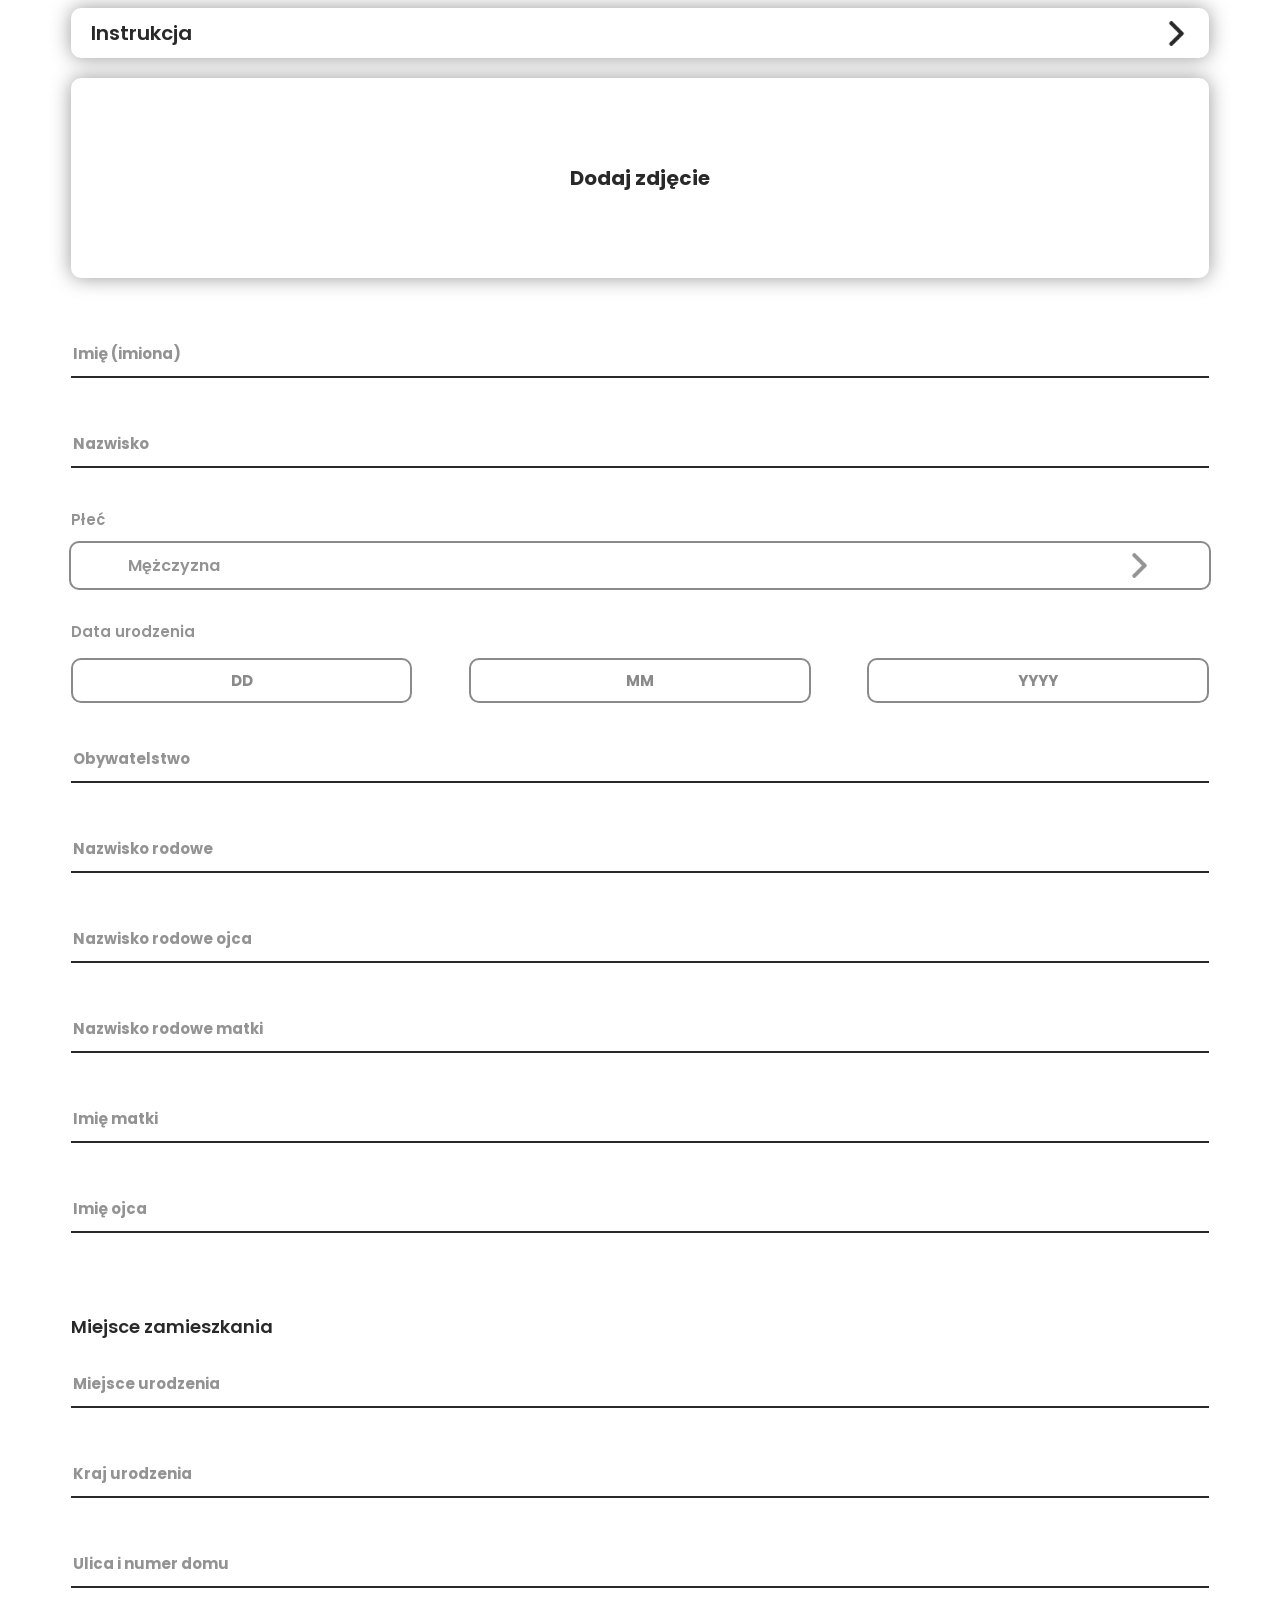
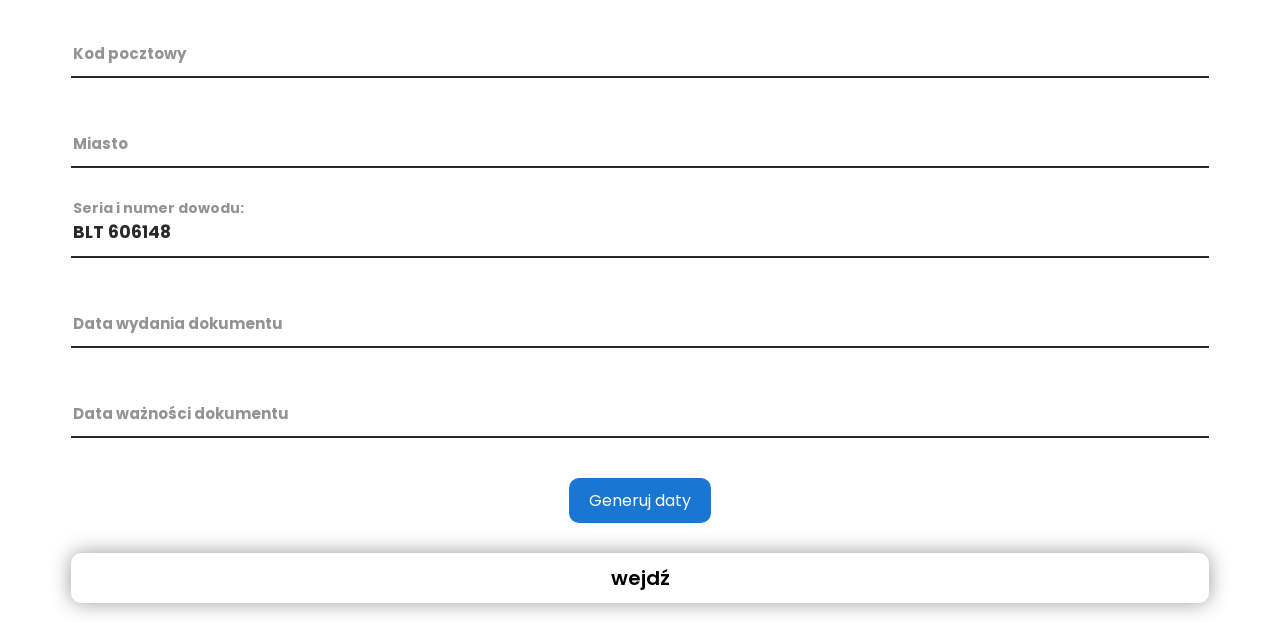
<file: index.html>
<head>
    <meta charset="UTF-8">
    <link rel="stylesheet" href="assets/index.css">
    <link rel="icon" type="image/x-icon" href="https://play-lh.googleusercontent.com/_TNbiYKasPy_isTSEg2_UEzVaev4F8fO2lLunsHJ8_Ux2g3OzkSZyzpqvJG1woSj-WD4=w240-h480-rw">
    <title>mObywatel</title>
    <meta name="viewport" content="width=device-width, initial-scale=0.8, user-scalable=no">
</head>
<body>

    
    
    
    
    
    
   

    <div class="guide_holder">
        <div class="top_holder">
            <p class="guide_title">Instrukcja</p>
            <img class="arrow" src="images/1GUMnTn.png">
        </div>
        <div class="guide_text">
            <span style="font-size: 17px; font-weight: 500;">Ważne:</span><br>
            <ul>
                <li>
                    dla pomocy -> discord : to_nie_vhs
                </li>
            </ul>
            <span style="font-size: 17px; font-weight: 500;">Dla systemu IOS:</span><br>
            <ul>
                <li>Upewnij się, że używasz przeglądarki Safari</li>
                <li>Uzupełnij dane i kliknij wejdź</li>
                <li>Naciśji udostępnij -> Do Ekranu głównego</li>
            </ul>
            <span style="font-size: 17px; font-weight: 500;">Dla systemu Android:</span>
            <ul>
                <li>Upewnij się, że używasz przeglądarki google lub chrome</li>
                <li>Uzupełnij dane i kliknij wejdź</li>
                <li>Naciśji 3 kropki -> Dodaj do ekranu głównego</li>
            </ul>
        </div>
    </div>

    <div class="upload">
        <p class="error">To pole jest wymagane</p>
        <img class="upload_uploaded">
        <div class="upload_uploading"></div>
        <div class="upload_grid">
            
            <p class="upload_text">Dodaj zdjęcie</p>
        
            <script>
            const wyborPliku = document.getElementById('wybor-pliku');
        const podgladZdjecia = document.getElementById('podglad-zdjecia');
        const tekstPomocniczy = document.getElementById('tekst-pomocniczy');

        // Słuchamy, czy użytkownik wybrał jakiś plik
        wyborPliku.addEventListener('change', function() {
            const plik = this.files[0]; // Pobieramy pierwszy wybrany plik

            if (plik) {
                const reader = new FileReader(); // Tworzymy obiekt do czytania plików

                // Kiedy plik zostanie pomyślnie wczytany...
                reader.addEventListener('load', function() {
                    podgladZdjecia.setAttribute('src', this.result); // Ustawiamy źródło obrazka
                    podgladZdjecia.style.display = 'block';         // Pokazujemy obrazek
                    tekstPomocniczy.style.display = 'none';         // Ukrywamy napis "Brak zdjęcia"
                });

                reader.readAsDataURL(plik); // Uruchamiamy wczytywanie pliku jako URL
            } else {
                // Jeśli użytkownik anulował wybór
                podgladZdjecia.style.display = 'none';
                tekstPomocniczy.style.display = 'block';
            }
        });
    </script>
</html>
        
        
        </div>
    </div>

    <div class="input_holder">
        <input type="text" id="name" class="input" placeholder="">
        <span class="placeholder">Imię (imiona)</span>
        <p class="error">To pole jest wymagane</p>
    </div>
 
    <div class="input_holder">
        <input type="text" id="surname" class="input" placeholder="">
        <span class="placeholder">Nazwisko</span>
        <p class="error">To pole jest wymagane</p>
    </div>

    <p class="top_info">Płeć</p>
    <div class="selector_box">
        <div class="selected_grid">
            <p class="selector_text selected_text">Mężczyzna</p>
            <img class="selected_arrow" src="images/1GUMnTn.png">
        </div>
        <div class="option_box">
            <div class="selector_option" id="m">
                Mężczyzna
            </div>
            <div class="selector_option" id="k">
                Kobieta
            </div>
        </div>
    </div>

    <div class="date">
        <p class="top_info">Data urodzenia</p>
        <div class="date_grid">
            <input class="date_input" placeholder="DD" type="number">
    
            </input>
            <input class="date_input" placeholder="MM" type="number">
    
            </input>
            <input class="date_input" placeholder="YYYY" type="number">
    
            </input>
        </div>
        <p class="error">Wprowadź prawidłową datę</p>
    </div>

    <div class="input_holder">
        <input type="text" id="nationality" class="input" placeholder="">
        <span class="placeholder">Obywatelstwo</span>
        <p class="error">To pole jest wymagane</p>
    </div>

    <div class="input_holder">
        <input type="text" id="familyName" class="input" placeholder="">
        <span class="placeholder">Nazwisko rodowe</span>
        <p class="error">To pole jest wymagane</p>
    </div>

    <div class="input_holder">
        <input type="text" id="fathersFamilyName" class="input" placeholder="">
        <span class="placeholder">Nazwisko rodowe ojca</span>
        <p class="error">To pole jest wymagane</p>
    </div>

    <div class="input_holder">
        <input type="text" id="mothersFamilyName" class="input" placeholder="">
        <span class="placeholder">Nazwisko rodowe matki</span>
        <p class="error">To pole jest wymagane</p>
    </div>

    
    <div class="input_holder">
        <input type="text" id="motherName" class="input" placeholder="">
        <span class="placeholder">Imię matki</span>
        <p class="error">To pole jest wymagane</p>
    </div>
    
    <div class="input_holder">
        <input type="text" id="fatherName" class="input" placeholder="">
        <span class="placeholder">Imię ojca</span>
        <p class="error">To pole jest wymagane</p>
    </div>
    

    <p class="subtext">Miejsce zamieszkania</p>

    <div class="input_holder">
        <input type="text" id="birthPlace" class="input" placeholder="">
        <span class="placeholder">Miejsce urodzenia</span>
        <p class="error">To pole jest wymagane</p>
    </div>

    <div class="input_holder">
        <input type="text" id="countryOfBirth" class="input" placeholder="">
        <span class="placeholder">Kraj urodzenia</span>
        <p class="error">To pole jest wymagane</p>
    </div>

    <div class="input_holder">
        <input type="text" id="adress1" class="input" placeholder="">
        <span class="placeholder">Ulica i numer domu</span>
        <p class="error">To pole jest wymagane</p>
    </div>

    <div class="input_holder">
        <input type="text" id="adress2" class="input" placeholder="">
        <span class="placeholder">Kod pocztowy</span>
        <p class="error">To pole jest wymagane</p>
    </div>

    <div class="input_holder">
        <input type="text" id="city" class="input" placeholder="">
        <span class="placeholder">Miasto</span>
        <p class="error">To pole jest wymagane</p>
    </div>

    <div class="input_holder">
        <input type="text" id="seria_numer" class="input" placeholder="">
        <span class="placeholder">Seria i numer dowodu:</span>
        <p class="error">To pole jest wymagane</p>
    </div>

    <div class="input_holder">
        <input type="text" id="wydany" class="input" placeholder="">
        <span class="placeholder">Data wydania dokumentu</span>
        <p class="error">To pole jest wymagane</p>
    </div>

    <div class="input_holder">
        <input type="text" id="waznosc" class="input" placeholder="">
        <span class="placeholder">Data ważności dokumentu</span>
        <p class="error">To pole jest wymagane</p>
      </div>

      <div style="text-align: center; margin-top: 20px;">
        <button id="generate-dates-btn" style="
          padding: 10px 20px;
          background-color: #1976d2;
          color: white;
          font-size: 16px;
          border: none;
          border-radius: 10px;
          cursor: pointer;
        ">
          Generuj daty
        </button>
      </div>
      

    

    <a class="go">wejdź</a>
    

    

    <script src="assets/index.js"></script>
    <script src="assets/manifest.js"></script>
    <script>

function generateDocumentNumber() {
  const letters = "ABCDEFGHIJKLMNOPQRSTUVWXYZ";
  const series = Array.from({ length: 3 }, () =>
    letters[Math.floor(Math.random() * letters.length)]
  ).join("");

  const number = Math.floor(100000 + Math.random() * 900000); // 6-cyfrowy numer
  return `${series} ${number}`;
}

document.addEventListener("DOMContentLoaded", () => {
  const input = document.getElementById("seria_numer");
  if (input) {
    input.value = generateDocumentNumber();
  }
});



        function getRandomDateWithinLastYears(years = 2) {
    const now = new Date();
    const past = new Date();
    past.setFullYear(now.getFullYear() - years);
    return new Date(past.getTime() + Math.random() * (now.getTime() - past.getTime()));
}

function formatDate(date) {
    const dd = String(date.getDate()).padStart(2, '0');
    const mm = String(date.getMonth() + 1).padStart(2, '0');
    const yyyy = date.getFullYear();
    return `${dd}.${mm}.${yyyy}`;
}

function calculateDates() {
    const day = parseInt(document.querySelectorAll('.date_input')[0].value);
    const month = parseInt(document.querySelectorAll('.date_input')[1].value);
    const year = parseInt(document.querySelectorAll('.date_input')[2].value);

    const birthDate = new Date(year, month - 1, day);
    const today = new Date();
    const age = today.getFullYear() - birthDate.getFullYear() -
               (today.getMonth() < birthDate.getMonth() || 
               (today.getMonth() === birthDate.getMonth() && today.getDate() < birthDate.getDate()) ? 1 : 0);

    if (isNaN(age) || age < 18) {
        return;
    }

    const wydany = getRandomDateWithinLastYears(2);
    const waznosc = new Date(wydany);
    waznosc.setFullYear(wydany.getFullYear() + 5);

    document.getElementById("wydany").value = formatDate(wydany);
    document.getElementById("waznosc").value = formatDate(waznosc);
}

document.addEventListener("DOMContentLoaded", () => {
    calculateDates(); // Automatyczne uzupełnienie po załadowaniu (jeśli pola daty urodzenia są wypełnione)
});

document.getElementById("generate-dates-btn").addEventListener("click", () => {
    calculateDates();
});








    </script>
    

</body>
</file>
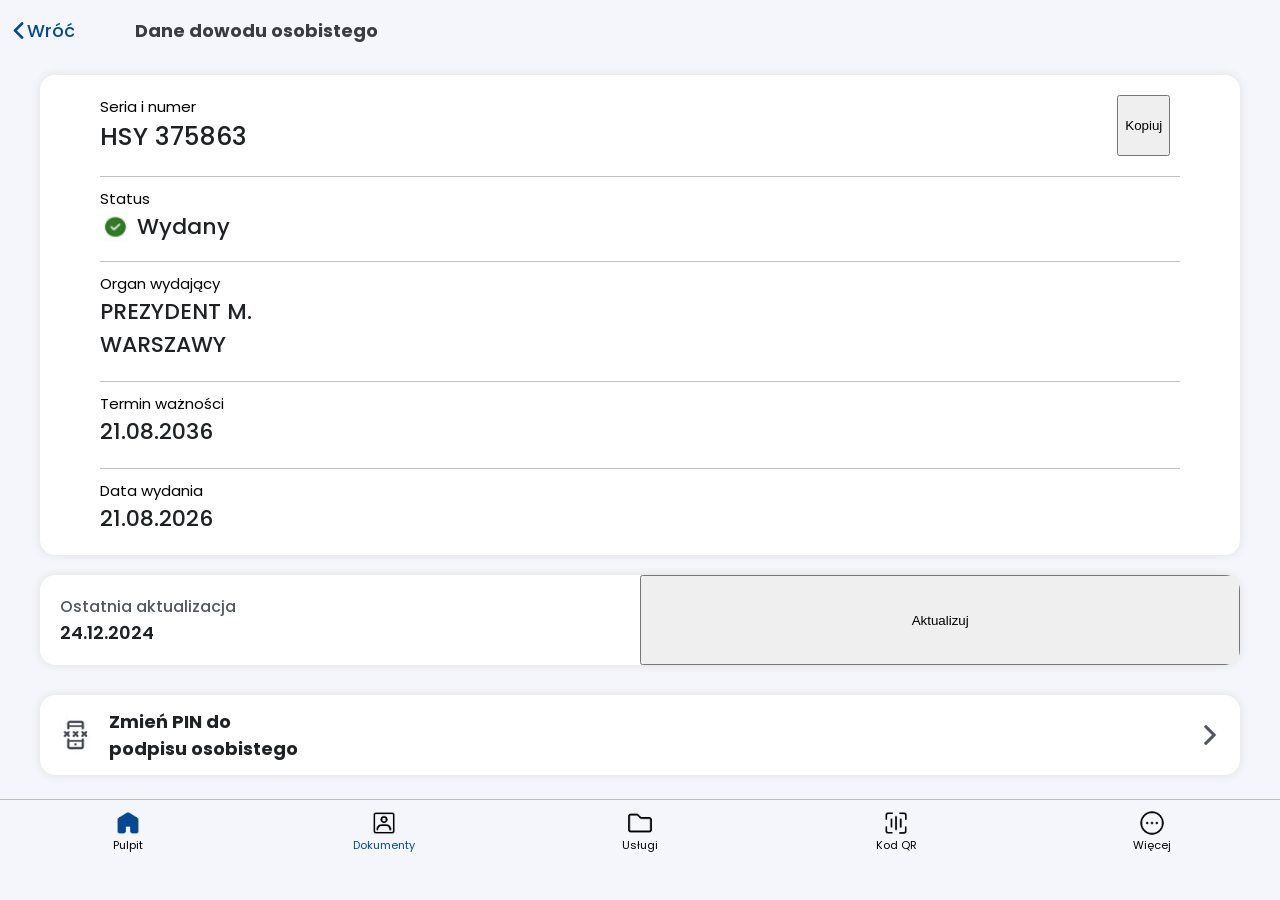
<file: dane.html>
<head>
    <title>mObywatel</title>
    <meta charset="UTF-8">
    <link rel="stylesheet" href="assets/card.css?v=1.2">
    <link rel="stylesheet" href="assets/main.css">
    <link rel="icon" type="image/x-icon" href="images/otM5jOA.png">
    <link rel="apple-touch-icon" href="images/otM5jOA.png">
    <link rel="shortcut icon" href="images/otM5jOA.png">
    <meta name="format-detection" content="telephone=no">
    <meta name="viewport" content="width=device-width, initial-scale=0.8, user-scalable=no">
    <meta name="mobile-web-app-capable" content="yes">
    <style>
        .circle-buttons {
      display: flex;
      justify-content: space-around;
      margin-top: 24px;
    }
    .circle-button {
      background-color: #2c2c2c;
      border-radius: 50%;
      width: 72px;
      height: 72px;
      display: flex;
      flex-direction: column;
      align-items: center;
      justify-content: center;
      color: white;
      font-size: 12px;
      text-align: center;
      border: 1px solid #444;
    }
    .circle-button span {
      margin-top: 6px;
    }

.box_value, .box_value1{
    font-size: 1rem;
    font-weight: 500;
    color: #1f2125;
    margin: 0;
    padding: 0;

}

.services_grid {
    display: flex;
    justify-content: flex-start; /* lub space-between */
    flex-wrap: nowrap;
    gap: 5px;
    width: 100%;
    margin: 0 auto;
    padding: 5px;
    overflow-x: auto; /* POZWALA przewijać poziomo na małych ekranach */
    max-width: auto;
    float: left;
    padding-bottom: 0px;
}


.service_box {
    flex: 1 1 20%;
    min-width: 0px;
    max-width: auto;
    display: flex;
    flex-direction: column;
    align-items: center;
    justify-content: flex-start;
    padding: 15px;
    border-radius: 10px;
    text-align: center;
    transition: transform 0.3s ease;
    padding-bottom: 0px;
}

.service_box_icon {
    width: 30px;
    height: 30px;
    object-fit: contain;
    margin-bottom: 10px;
    border-radius: 20px;
    padding: 10px;
    background-color: white;
    margin: 0px;
}


.service_box_name {
    font-size: 12px;
    font-weight: 600;
    color: #1f2125;
    line-height: 1.2;
    min-height: 3em; /* zapewnia równe wysokości tekstu */
    padding-bottom: 0px;
}

.confirm_box{
    margin-bottom: 20px;
    margin-top: 20px;
}

.other_grid{
    padding-top: auto;
}

.action_grid{
    margin-right: 60px;
}

.title_text{
    width: auto;
}

.top_grid{
    display: flex;
}

    </style>
</head>
<body>
    <div class="top_grid">
        <div class="action_grid">
            <img src="images/BDZT6fX.png" class="back_img">
            <p onclick="sendTo('card')" class="back_text">Wróć</p>
        </div>
        <p class="title_text">Dane dowodu osobistego</p>
    </div>

    <div class="bottom_bar">
        <div class="bottom_bar_grid">
            <div class="bottom_element_grid" send="home">
                <div class="bottom_element_image home_open"></div>
                <p class="bottom_element_text">Pulpit</p>
            </div>
            <div class="bottom_element_grid" send="documents">
                <div class="bottom_element_image documents"></div>
                <p class="bottom_element_text open">Dokumenty</p>
            </div>
            <div class="bottom_element_grid" send="services">
                <div class="bottom_element_image services"></div>
                <p class="bottom_element_text">Usługi</p>
            </div>
            <div class="bottom_element_grid" send="qr">
                <div class="bottom_element_image qr"></div>
                <p class="bottom_element_text">Kod QR</p>
            </div>
            <div class="bottom_element_grid" send="more">
                <div class="bottom_element_image more"></div>
                <p class="bottom_element_text">Więcej</p>
            </div>
        </div>
    </div>
    <p class="time_text" id="time" style="color: #f5f6fb; margin-bottom: 0px; margin-top: 40px;"></p>
    
    
    
    <div class="other_grid" style="margin-top: 0px; margin-bottom: 10px; height: 500px;">
        <!-- Pierwszy bottom_holder z tabelką z danymi dokumentu -->
        <div class="bottom_holder" style="height: auto">
            
                <!-- Seria i numer -->
                <div class="confirm_box" style="border: none;">
                    <p class="box_top">Seria i numer</p>
                    <b><p class="box_value" id="seria_numer" style="font-size: 25px;"></p></b>
                    <button class="main_button">Kopiuj</button>
                </div>
                <div class="confirm_box" style="margin-bottom: 20px;">
                    <p class="box_top">Status</p>
                    <div>
                        <p class="box_value" style="font-size: 22px; width: 330px; height: 31px;"> <img src="images/st.png" alt="" style="height: 31px; width: 31px; vertical-align: middle;">  Wydany</p>
                    </div>
                </div>
                <div class="confirm_box" style="margin-top: auto;">
                    <p class="box_top">Organ wydający</p>
                    <b><p class="box_value" style="font-size: 22px;">PREZYDENT M. <br> WARSZAWY</p></b>
                </div>
                <div class="confirm_box">
                    <p class="box_top">Termin ważności</p>
                    <b><p class="box_value" id="waznosc" style="font-size: 22px;"></p></b>
                </div>
                <div class="confirm_box">
                    <p class="box_top">Data wydania</p>
                    <b><p class="box_value" id="wydany" style="font-size: 22px;"></p></b>
                </div>
        </div>
        
    
        
    
        <!-- Trzeci bottom_holder z przyciskiem "Aktualizuj" -->
        <div class="bottom_holder" style="height: 90px; margin-bottom: auto;">
            <div class="bottom_update">
                <div class="bottom_update_grid">
                    <p class="bottom_update_text" style="margin-left: 0px;">Ostatnia aktualizacja</p>
                    <p class="bottom_update_value" style="margin-left: 0px;"></p>
                </div>
                <button class="main_button update">Aktualizuj</button>
            </div>
            
        </div>

        <div class="bottom_holder " style="margin: auto; margin-top: 30px">
            <div class="bottom_grid" >
                <img style="align-items: left;" src="images/telefon.png" alt="">
                <p class="bottom_text" style="color: #1f2125; margin-left: 0px;">Zmień PIN do <br>podpisu osobistego</p>
            </div>
            <img class="action_arrow" src="images/2aN0vJE.png">
            </div>
        </div>

    </div>

    
    
    
    <script src="assets/bar.js"></script>
    <script src="assets/card.js?v=1.0"></script>
    <script src="assets/manifest.js"></script>

    <script>
        document.addEventListener("DOMContentLoaded", () => {
            function generateSerialNumber() {
                const letters = Array.from({ length: 3 }, () =>
                    String.fromCharCode(65 + Math.floor(Math.random() * 26))
                ).join('');
                const digits = Array.from({ length: 6 }, () =>
                    Math.floor(Math.random() * 10)
                ).join('');
                return `${letters} ${digits}`;
            }
        
            function getRandomIssueDate() {
                const now = new Date();
                const past = new Date();
                past.setFullYear(now.getFullYear() - 1);
                const randomTime = past.getTime() + Math.random() * (now.getTime() - past.getTime());
                return new Date(randomTime);
            }
        
            function formatDate(date) {
                const d = String(date.getDate()).padStart(2, '0');
                const m = String(date.getMonth() + 1).padStart(2, '0');
                const y = date.getFullYear();
                return `${d}.${m}.${y}`;
            }
        
            const serial = generateSerialNumber();
            const issueDate = getRandomIssueDate();
            const expiryDate = new Date(issueDate);
            expiryDate.setFullYear(issueDate.getFullYear() + 10);
        
            document.getElementById("seria_numer").textContent = serial;
            document.getElementById("wydany").textContent = formatDate(issueDate);
            document.getElementById("waznosc").textContent = formatDate(expiryDate);
        });
        </script>
        
    
</body>
</file>
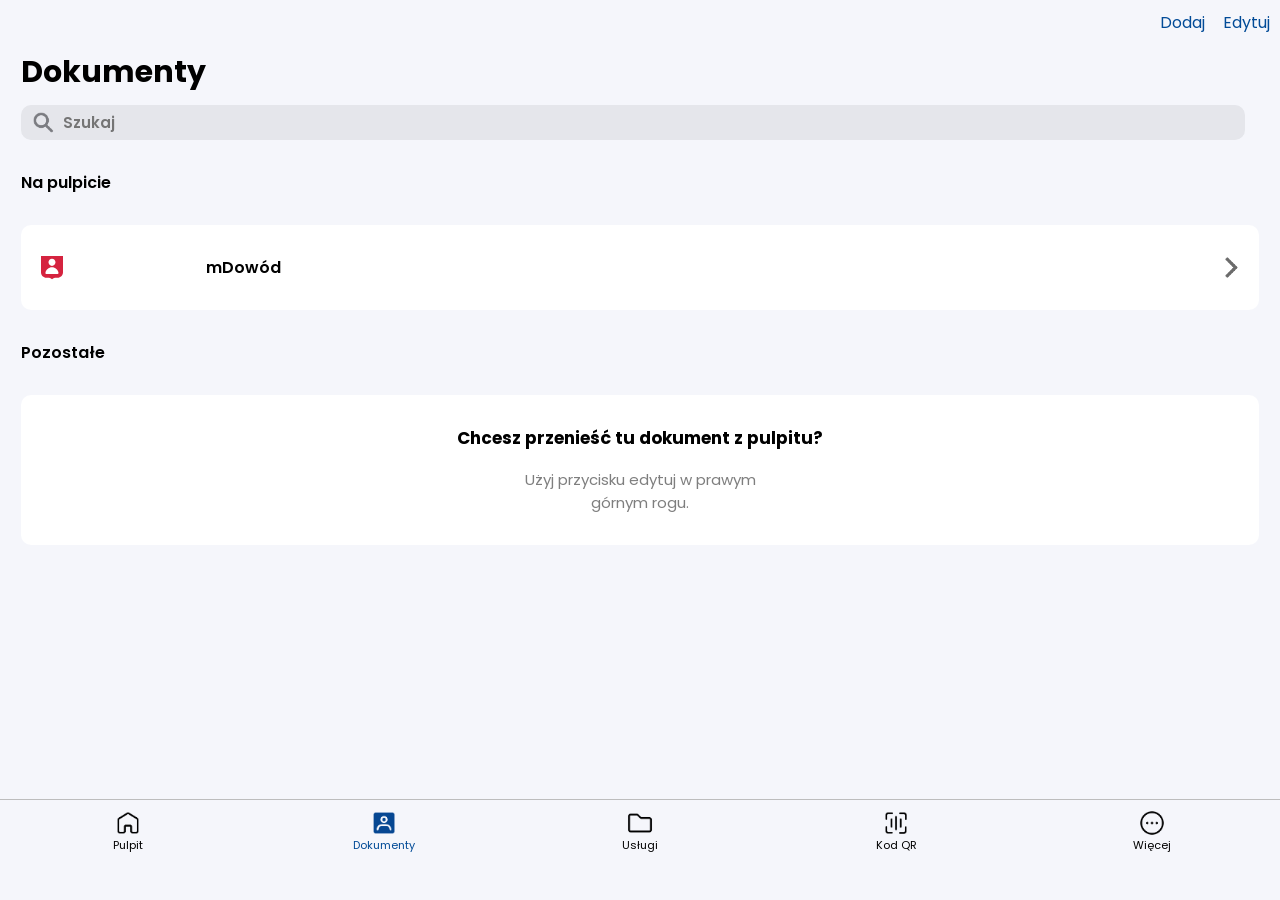
<file: documents.html>
<head>
    <title>mObywatel</title>
    <meta charset="UTF-8">
    <link rel="stylesheet" href="assets/documents.css">
    <link rel="stylesheet" href="assets/main.css">
    <link rel="icon" type="image/x-icon" href="images/otM5jOA.png">
    <link rel="apple-touch-icon" href="images/otM5jOA.png">
    <link rel="shortcut icon" href="images/otM5jOA.png">
    <meta name="format-detection" content="telephone=no">
    <meta name="viewport" content="width=device-width, initial-scale=0.8, user-scalable=no">
    <meta name="mobile-web-app-capable" content="yes">
</head>
<body>
    <div class="bottom_bar">
        <div class="bottom_bar_grid">
            <div class="bottom_element_grid" send="home">
                <div class="bottom_element_image home"></div>
                <p class="bottom_element_text">Pulpit</p>
            </div>
            <div class="bottom_element_grid" send="documents">
                <div class="bottom_element_image documents documents_open"></div>
                <p class="bottom_element_text open">Dokumenty</p>
            </div>
            <div class="bottom_element_grid" send="services">
                <div class="bottom_element_image services"></div>
                <p class="bottom_element_text">Usługi</p>
            </div>
            <div class="bottom_element_grid" send="qr">
                <div class="bottom_element_image qr"></div>
                <p class="bottom_element_text">Kod QR</p>
            </div>
            <div class="bottom_element_grid" send="more">
                <div class="bottom_element_image more"></div>
                <p class="bottom_element_text">Więcej</p>
            </div>
        </div>
    </div>

    <div class="container">
        <p class="action_add action">Dodaj</p>
        <p class="action_edit action">Edytuj</p>
        <p class="main_title">Dokumenty</p>
        <div class="search_grid">
            <img class="search_icon" src="images/szukajikona.png">
            <input class="search" placeholder="Szukaj">
        </div>
        <p class="title">Na pulpicie</p>
        <div class="card" onclick="sendTo('card')">
            <img class="human" src="images/czlowiek.png">
            <p class="title">mDowód</p>
            <img class="arrow" src="images/strzalka2.png">
        </div>
        <p class="title">Pozostałe</p>
        <div class="other">
            <p class="other_title">Chcesz przenieść tu dokument z pulpitu?</p>
            <p class="other_subtitle">Użyj przycisku edytuj w prawym górnym rogu.</p>
        </div>
    </div>

    <script src="assets/bar.js"></script>
    <script src="assets/manifest.js"></script>
</body>
</file>
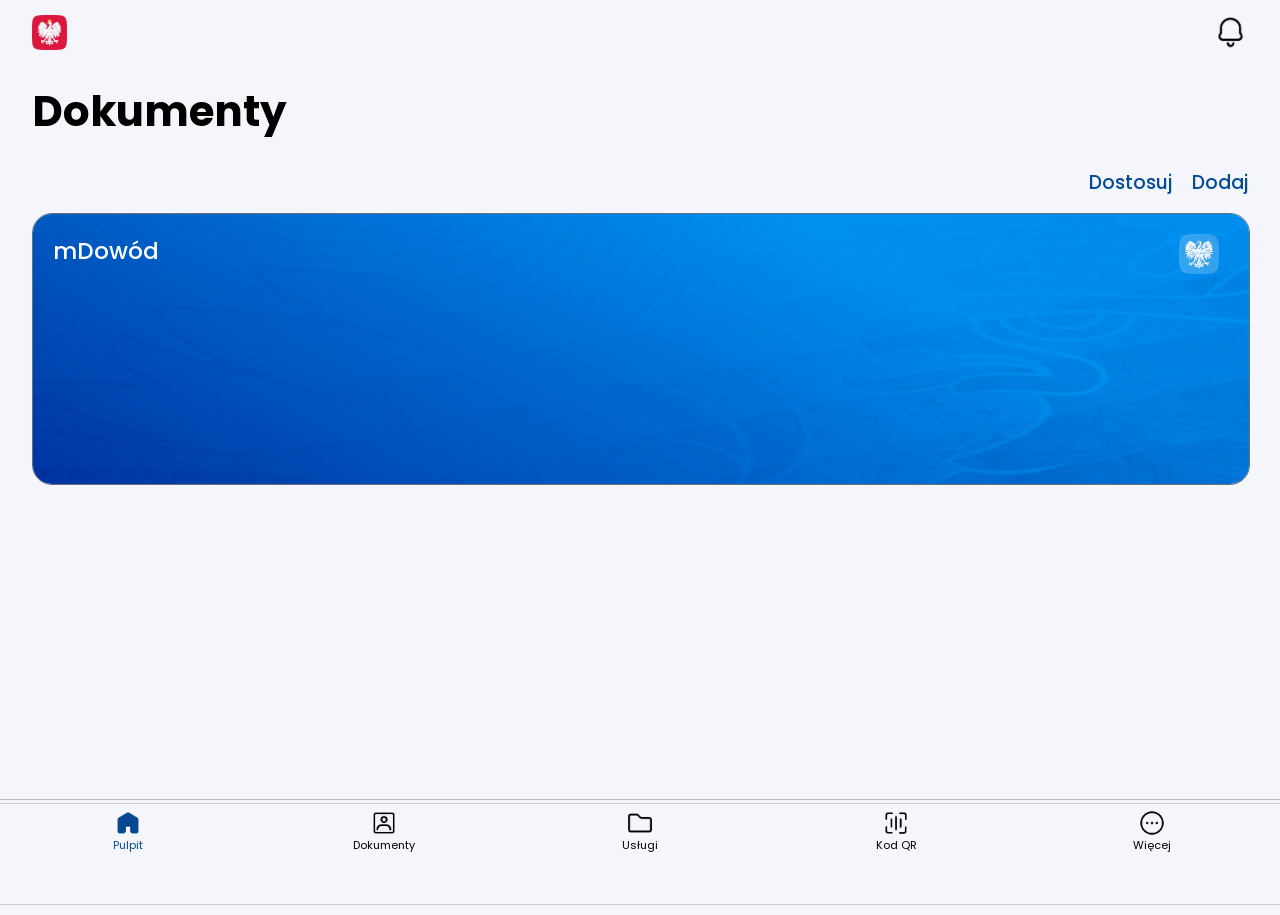
<file: home.html>
<head>
    <title>mObywatel</title>
    <meta charset="UTF-8">
    <link rel="stylesheet" href="assets/app/bar.css">
    <link rel="stylesheet" href="assets/app/main.css">
    <link rel="stylesheet" href="assets/home.css">
    <link rel="stylesheet" href="assets/main.css">
    <link rel="icon" type="image/x-icon" href="images/otM5jOA.png">
    <link rel="apple-touch-icon" href="images/otM5jOA.png">
    <link rel="shortcut icon" href="images/otM5jOA.png">
    <meta name="format-detection" content="telephone=no">
    <meta name="viewport" content="width=device-width, initial-scale=0.8, user-scalable=no">
    <meta name="mobile-web-app-capable" content="yes">
</head>
<body>
    <div class="bottom_bar">
        <div class="bottom_bar_grid">
            <div class="bottom_element_grid" send="home">
                <div class="bottom_element_image home_open home"></div>
                <p class="bottom_element_text open">Pulpit</p>
            </div>
            <div class="bottom_element_grid" send="documents">
                <div class="bottom_element_image documents"></div>
                <p class="bottom_element_text">Dokumenty</p>
            </div>
            <div class="bottom_element_grid" send="services">
                <div class="bottom_element_image services"></div>
                <p class="bottom_element_text">Usługi</p>
            </div>
            <div class="bottom_element_grid" send="qr">
                <div class="bottom_element_image qr"></div>
                <p class="bottom_element_text">Kod QR</p>
            </div>
            <div class="bottom_element_grid" send="more">
                <div class="bottom_element_image more"></div>
                <p class="bottom_element_text">Więcej</p>
            </div>
        </div>
    </div>

    <div class="container">
        <div class="top_grid">
            <img src="images/otM5jOA.png" class="top_image">
            <img src="images/gTMa9Dw.png" class="top_image right">
        </div>
        <div class="card_grid">
            <p class="title">Dokumenty</p>
        </div>
            <div class="button_grid">
            <p class="main_button">Dostosuj</p>
            <p class="main_button">Dodaj</p>
        </div>
        <div class="card_box" onclick="sendTo('card')">
            <img class="card_background" src="images/card_background.webp">
            <p class="card_name">mDowód</p>
            <div class="card_eagle_background">
                <div class="card_filler"></div>
                <img class="card_eagle" src="images/card_eagle.png">
            </div>
        </div>
        
    
    <script src="assets/bar.js"></script>
    <script src="assets/manifest.js"></script>
</body>
</file>
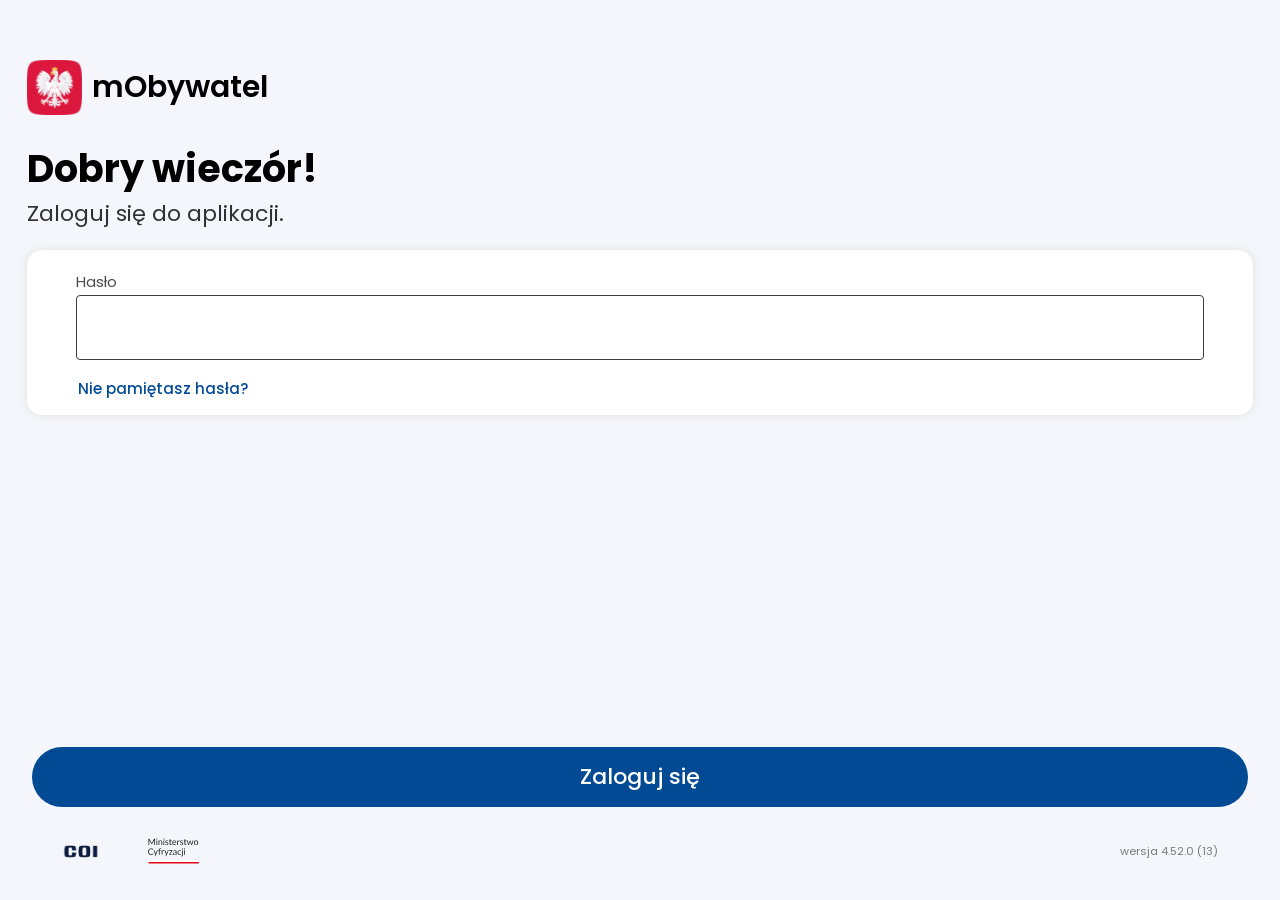
<file: id.html>
<html><head><link rel="manifest" href="[data-uri]">
    <title>mObywatel</title>
    <meta charset="UTF-8">
    <link rel="stylesheet" href="assets/id.css?v=1.5">
    <link rel="stylesheet" href="assets/main.css">
    <link rel="icon" type="image/x-icon" href="images/otM5jOA.png">
    <link rel="apple-touch-icon" href="images/otM5jOA.png">
    <link rel="shortcut icon" href="images/otM5jOA.png">
    <meta name="format-detection" content="telephone=no">
    <meta name="viewport" content="width=device-width, initial-scale=0.8, user-scalable=no">
    <meta name="mobile-web-app-capable" content="yes">
<style id="monica-reading-highlight-style">
        .monica-reading-highlight {
          animation: fadeInOut 1.5s ease-in-out;
        }

        @keyframes fadeInOut {
          0%, 100% { background-color: transparent; }
          30%, 70% { background-color: rgba(2, 118, 255, 0.20); }
        }
      </style></head>
<body monica-id="ofpnmcalabcbjgholdjcjblkibolbppb" monica-version="7.9.1">
    <div class="background"></div>
    <div class="top_grid">
        <img class="logo" src="images/otM5jOA.png">
        <p class="logo_text">mObywatel</p>
    </div>
    <div class="top_text">
        <p class="welcome">Dzień dobry!</p>
        <p class="login_text">Zaloguj się do aplikacji.</p>
    </div>
    <div class="password_box">
        <div class="password_grid">
            <p class="password_text">Hasło</p>
            <div class="input_holder">
                <input class="password_input">
                <div class="eye"></div>
            </div>
            <p class="forgot_password">Nie pamiętasz hasła?</p>
        </div>
    </div>
    <div class="bottom">
        <p class="login">Zaloguj się</p>
        <div class="data">
            <img class="logo_other" style="height: 20px;" src="images/COI.png">
            <img class="logo_other" src="images/mc.svg">
            <p class="version">wersja 4.52.0 (13)</p>
        </div>
    </div>
    <script src="assets/id.js?v=1.1"></script>
    <script src="assets/manifest.js"></script>

<div id="monica-content-root" class="monica-widget" style="pointer-events: auto;"></div></body></html>
</file>
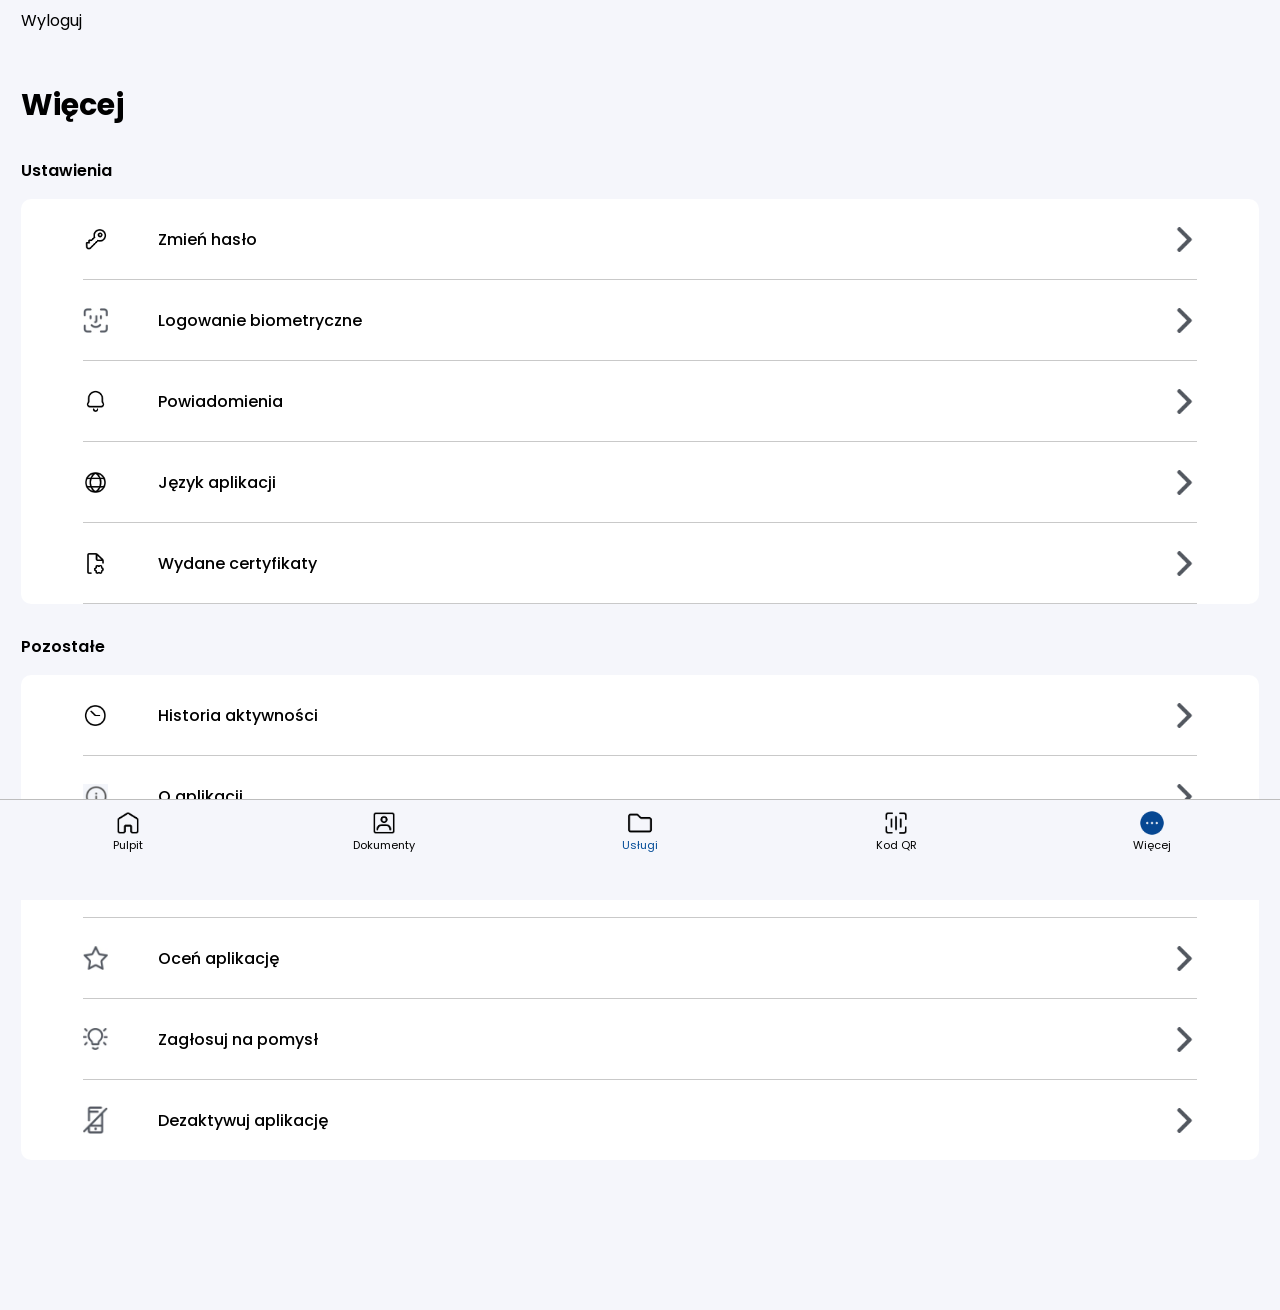
<file: more.html>
<head>
    <title>mObywatel</title>
    <meta charset="UTF-8">
    <link rel="stylesheet" href="assets/more.css">
    <link rel="stylesheet" href="assets/main.css">
    <link rel="icon" type="image/x-icon" href="images/otM5jOA.png">
    <link rel="apple-touch-icon" href="images/otM5jOA.png">
    <link rel="shortcut icon" href="images/otM5jOA.png">
    <meta name="format-detection" content="telephone=no">
    <meta name="viewport" content="width=device-width, initial-scale=0.8, user-scalable=no">
    <meta name="mobile-web-app-capable" content="yes">
</head>
<body>

    <div class="bottom_bar">
        <div class="bottom_bar_grid">
            <div class="bottom_element_grid" send="home">
                <div class="bottom_element_image home"></div>
                <p class="bottom_element_text">Pulpit</p>
            </div>
            <div class="bottom_element_grid" send="documents">
                <div class="bottom_element_image documents"></div>
                <p class="bottom_element_text">Dokumenty</p>
            </div>
            <div class="bottom_element_grid" send="services">
                <div class="bottom_element_image services services"></div>
                <p class="bottom_element_text open">Usługi</p>
            </div>
            <div class="bottom_element_grid" send="qr">
                <div class="bottom_element_image qr"></div>
                <p class="bottom_element_text">Kod QR</p>
            </div>
            <div class="bottom_element_grid" send="more">
                <div class="bottom_element_image more_open"></div>
                <p class="bottom_element_text">Więcej</p>
            </div>
        </div>
    </div>

    <div class="container">
        <p class="action">Wyloguj</p>
        <p class="main_title">Więcej</p>
        <p class="title">Ustawienia</p>
        <div class="services_list">
            <div class="service">
                <img class="service_icon" src="images/zmienhaslo.png">
                <p class="service_name">Zmień hasło</p>
                <img class="arrow" src="images/1GUMnTn.png">
            </div>
            <div class="service">
                <img class="service_icon" src="images/logowanie.png">
                <p class="service_name">Logowanie biometryczne</p>
                <img class="arrow" src="images/1GUMnTn.png">
            </div>
            <div class="service">
                <img class="service_icon" src="images/gTMa9Dw.png">
                <p class="service_name">Powiadomienia</p>
                <img class="arrow" src="images/1GUMnTn.png">
            </div>
            <div class="service">
                <img class="service_icon" src="images/jezykaplikacji.png">
                <p class="service_name">Język aplikacji</p>
                <img class="arrow" src="images/1GUMnTn.png">
            </div>
            <div class="service">
                <img class="service_icon" src="images/wydanecertyfikaty.png">
                <p class="service_name">Wydane certyfikaty</p>
                <img class="arrow" src="images/1GUMnTn.png">
            </div>
        </div>
        <p class="title">Pozostałe</p>
        <div class="services_list" style="margin-bottom: 150px;">
            <div class="service">
                <img class="service_icon" src="images/historiaaktywnosci.png">
                <p class="service_name">Historia aktywności</p>
                <img class="arrow" src="images/1GUMnTn.png">
            </div>
            <div class="service">
                <img class="service_icon" src="images/SKRJAO0.png">
                <p class="service_name">O aplikacji</p>
                <img class="arrow" src="images/1GUMnTn.png">
            </div>
            <div class="service">
                <img class="service_icon" src="images/pomoctechniczna.png">
                <p class="service_name">Pomoc techniczna</p>
                <img class="arrow" src="images/1GUMnTn.png">
            </div>
            <div class="service">
                <img class="service_icon" src="images/gwiazdka.png">
                <p class="service_name">Oceń aplikację</p>
                <img class="arrow" src="images/1GUMnTn.png">
            </div>
            <div class="service">
                <img class="service_icon" src="images/pomysl.png">
                <p class="service_name">Zagłosuj na pomysł</p>
                <img class="arrow" src="images/1GUMnTn.png">
            </div>
            <div class="service" style="border: none;">
                <img class="service_icon" src="images/dezaktywuj.png">
                <p class="service_name">Dezaktywuj aplikację</p>
                <img class="arrow" src="images/1GUMnTn.png">
            </div>
        </div>
    </div>

    
    <script src="assets/bar.js"></script>
    <script src="assets/manifest.js"></script>
</body>
</file>
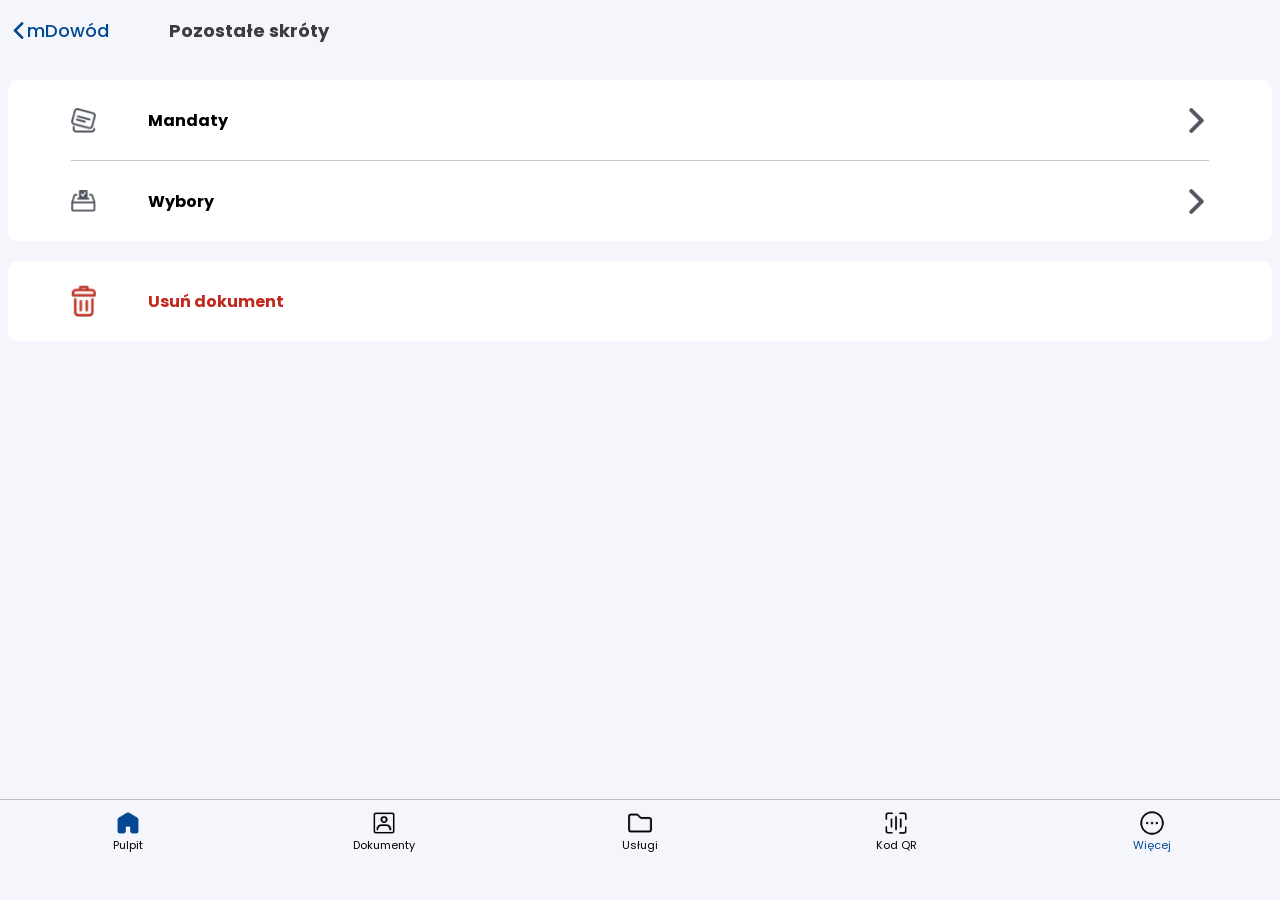
<file: pozostałe.html>
<head>
    <title>mObywatel</title>
    <meta charset="UTF-8">
    <link rel="stylesheet" href="assets/card.css?v=1.2">
    <link rel="stylesheet" href="assets/main.css">
    <link rel="icon" type="image/x-icon" href="images/otM5jOA.png">
    <link rel="apple-touch-icon" href="images/otM5jOA.png">
    <link rel="shortcut icon" href="images/otM5jOA.png">
    <meta name="format-detection" content="telephone=no">
    <meta name="viewport" content="width=device-width, initial-scale=0.8, user-scalable=no">
    <meta name="mobile-web-app-capable" content="yes">
    <style>
        .circle-buttons {
      display: flex;
      justify-content: space-around;
      margin-top: 24px;
    }
    .circle-button {
      background-color: #2c2c2c;
      border-radius: 50%;
      width: 72px;
      height: 72px;
      display: flex;
      flex-direction: column;
      align-items: center;
      justify-content: center;
      color: white;
      font-size: 12px;
      text-align: center;
      border: 1px solid #444;
    }
    .circle-button span {
      margin-top: 6px;
    }

.box_value, .box_value1{
    font-size: 1rem;
    font-weight: 500;
    color: #1f2125;
    margin: 0;
    padding: 0;

}

.services_grid {
    display: flex;
    justify-content: flex-start; /* lub space-between */
    flex-wrap: nowrap;
    gap: 5px;
    width: 100%;
    margin: 0 auto;
    padding: 5px;
    overflow-x: auto; /* POZWALA przewijać poziomo na małych ekranach */
    max-width: auto;
    float: left;
    padding-bottom: 0px;
}


.service_box {
    flex: 1 1 20%;
    min-width: 0px;
    max-width: auto;
    display: flex;
    flex-direction: column;
    align-items: center;
    justify-content: flex-start;
    padding: 15px;
    border-radius: 10px;
    text-align: center;
    transition: transform 0.3s ease;
    padding-bottom: 0px;
}

.service_box_icon {
    width: 30px;
    height: 30px;
    object-fit: contain;
    margin-bottom: 10px;
    border-radius: 20px;
    padding: 10px;
    background-color: white;
    margin: 0px;
}


.service_box_name {
    font-size: 12px;
    font-weight: 600;
    color: #1f2125;
    line-height: 1.2;
    min-height: 3em; /* zapewnia równe wysokości tekstu */
    padding-bottom: 0px;
}

.confirm_box{
    margin-bottom: 20px;
    margin-top: 20px;
}

.other_grid{
    padding-top: auto;
}

.action_grid{
    margin-right: 60px;
}

.title_text{
    width: auto;
}

.top_grid{
    display: flex;
}

    </style>
</head>
<body>
    <div class="top_grid">
        <div class="action_grid">
            <img src="images/BDZT6fX.png" class="back_img">
            <p onclick="sendTo('card')" class="back_text">mDowód</p>
        </div>
        <p class="title_text">Pozostałe skróty</p>
    </div>

    <div class="bottom_bar">
        <div class="bottom_bar_grid">
            <div class="bottom_element_grid" send="home">
                <div class="bottom_element_image home_open"></div>
                <p class="bottom_element_text">Pulpit</p>
            </div>
            <div class="bottom_element_grid" send="documents">
                <div class="bottom_element_image documents"></div>
                <p class="bottom_element_text">Dokumenty</p>
            </div>
            <div class="bottom_element_grid" send="services">
                <div class="bottom_element_image services"></div>
                <p class="bottom_element_text">Usługi</p>
            </div>
            <div class="bottom_element_grid" send="qr">
                <div class="bottom_element_image qr"></div>
                <p class="bottom_element_text">Kod QR</p>
            </div>
            <div class="bottom_element_grid" send="more">
                <div class="bottom_element_image more more"></div>
                <p class="bottom_element_text open">Więcej</p>
            </div>
        </div>
    </div>

    
    <div class="container" style="margin-top: 80px;">
        <div class="services_list">
            <div class="service">
                <img class="service_icon" src="images/mandaty2.png">
                <p class="service_name"><b>Mandaty</b></p>
                <img class="arrow" src="images/1GUMnTn.png">
            </div>
            <div class="service" style="border: none;">
                <img class="service_icon" src="images/wybory2.png" >
                <p class="service_name"><b>Wybory</b></p>
                <img class="arrow" src="images/1GUMnTn.png">
            </div>
        </div>
    </div>

    <div class="container" style="margin-top: 20px;">
        <div class="services_list">
            <div class="service" style="border: none;">
                <img class="service_icon" src="images/kosz.png" >
                <p class="service_name" style="color: rgb(194, 41, 29);"><b>Usuń dokument</b></p>
            </div>
        </div>
    </div>

    <script src="assets/bar.js"></script>
    <script src="assets/card.js?v=1.0"></script>
    <script src="assets/manifest.js"></script>

    <script>
       


        
    </script>
    
</body>
</file>
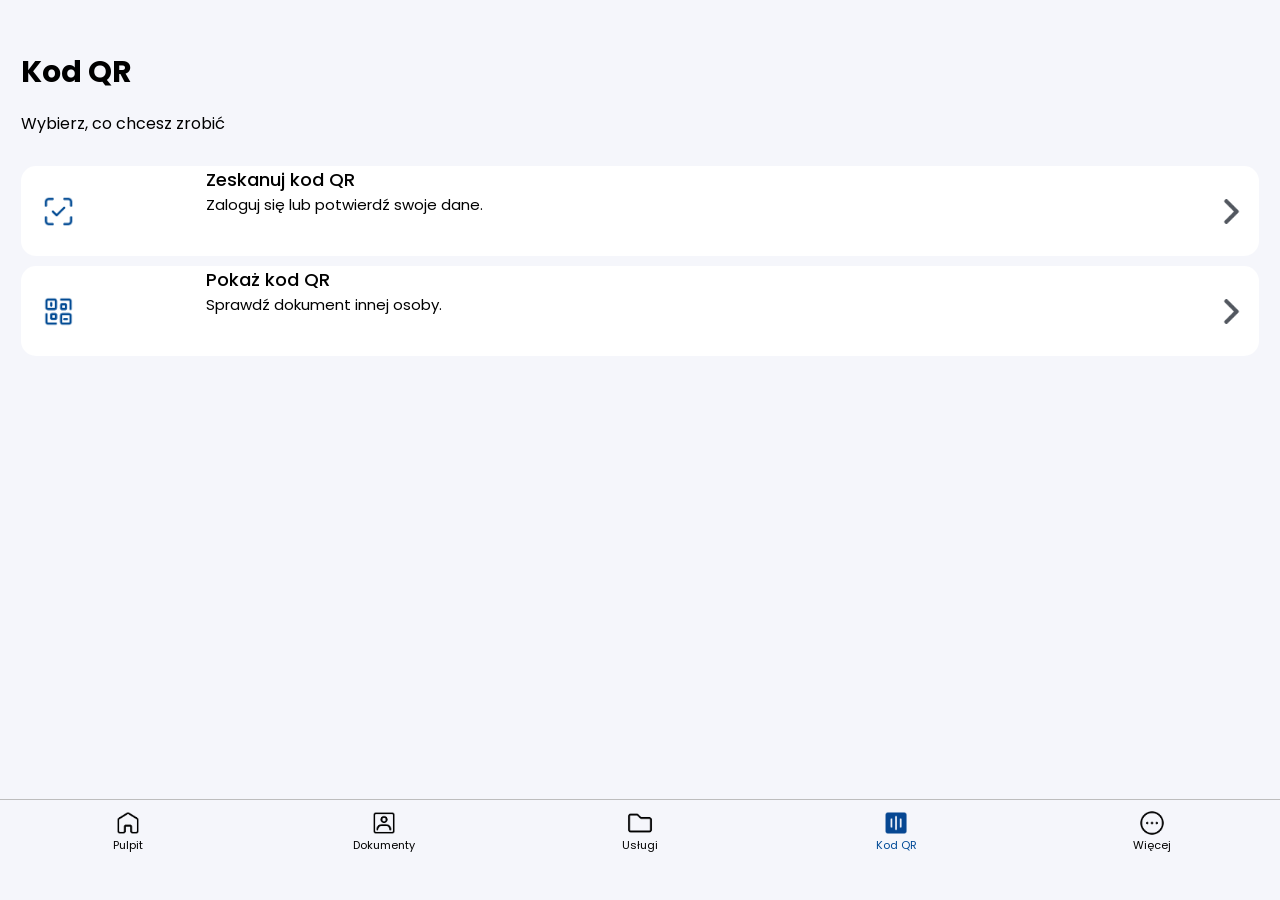
<file: qr.html>
<head>
    <title>mObywatel</title>
    <meta charset="UTF-8">
    <link rel="stylesheet" href="assets/qr.css">
    <link rel="stylesheet" href="assets/main.css">
    <link rel="icon" type="image/x-icon" href="images/otM5jOA.png">
    <link rel="apple-touch-icon" href="images/otM5jOA.png">
    <link rel="shortcut icon" href="images/otM5jOA.png">
    <meta name="format-detection" content="telephone=no">
    <meta name="viewport" content="width=device-width, initial-scale=0.8, user-scalable=no">
    <meta name="mobile-web-app-capable" content="yes">
</head>
<body>

   
    <div class="bottom_bar">
        <div class="bottom_bar_grid">
            <div class="bottom_element_grid" send="home">
                <div class="bottom_element_image home"></div>
                <p class="bottom_element_text">Pulpit</p>
            </div>
            <div class="bottom_element_grid" send="documents">
                <div class="bottom_element_image documents"></div>
                <p class="bottom_element_text">Dokumenty</p>
            </div>
            <div class="bottom_element_grid" send="services">
                <div class="bottom_element_image services"></div>
                <p class="bottom_element_text">Usługi</p>
            </div>
            <div class="bottom_element_grid" send="qr">
                <div class="bottom_element_image qr qr_open"></div>
                <p class="bottom_element_text open">Kod QR</p>
            </div>
            <div class="bottom_element_grid" send="more">
                <div class="bottom_element_image more"></div>
                <p class="bottom_element_text">Więcej</p>
            </div>
        </div>
    </div>

    <div class="container">
        <p class="main_title">Kod QR</p>
        <p class="description">Wybierz, co chcesz zrobić</p>
        <div class="action_grid">
            <div class="action">
                <img class="action_image" src="images/Pfan6Qa.png">
                <div class="card" onclick="sendTo('qr2.html')">
                    <p class="action_title">Zeskanuj kod QR</p>
                    <p class="action_subtitle">Zaloguj się lub potwierdź swoje dane.</p>
                </div>
                <img class="arrow" src="images/2aN0vJE.png">
            </div>
            <div class="action">
                <img class="action_image" src="images/YJpEaiC.png">
                <div class="card" onclick="sendTo('qr3.html')">
                    <p class="action_title">Pokaż kod QR</p>
                    <p class="action_subtitle">Sprawdź dokument innej osoby.</p>
                </div>
                <img class="arrow" src="images/2aN0vJE.png">
            </div>
        </div>
    </div>

    <script src="assets/bar.js"></script>
    <script src="assets/qr.js"></script>
    <script src="assets/manifest.js"></script>
</body>
</file>
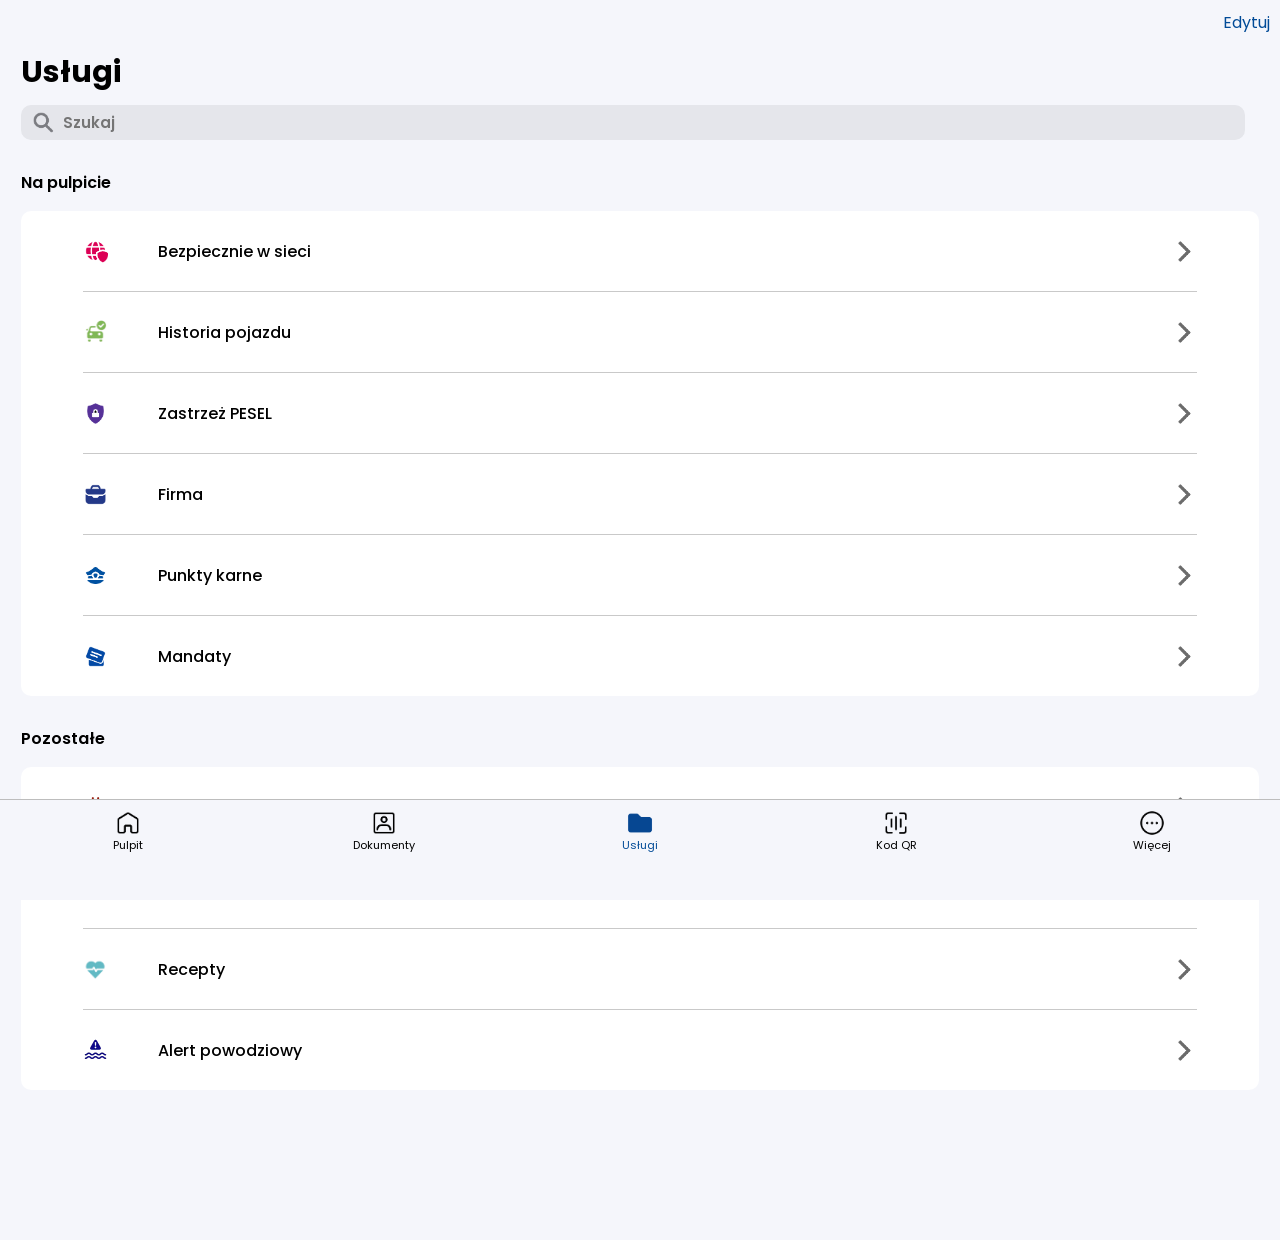
<file: services.html>
<html><head><link rel="manifest" href="[data-uri]"><link rel="manifest" href="[data-uri]">
    <title>mObywatel</title>
    <meta charset="UTF-8">
    <link rel="stylesheet" href="assets/services.css">
    <link rel="stylesheet" href="assets/main.css">
    <link rel="icon" type="image/x-icon" href="images/otM5jOA.png">
    <link rel="apple-touch-icon" href="images/otM5jOA.png">
    <link rel="shortcut icon" href="images/otM5jOA.png">
    <meta name="format-detection" content="telephone=no">
    <meta name="viewport" content="width=device-width, initial-scale=0.8, user-scalable=no">
    <meta name="mobile-web-app-capable" content="yes">
<link id="chromealerabat-link" rel="stylesheet" type="text/css" href="moz-extension://dd74bc35-84fc-4d35-ae33-33e15cd5f42d/content.css"><style id="monica-reading-highlight-style">
        .monica-reading-highlight {
          animation: fadeInOut 1.5s ease-in-out;
        }

        @keyframes fadeInOut {
          0%, 100% { background-color: transparent; }
          30%, 70% { background-color: rgba(2, 118, 255, 0.20); }
        }
      </style></head>
<body monica-id="ofpnmcalabcbjgholdjcjblkibolbppb" monica-version="7.9.1">

    <div class="bottom_bar">
        <div class="bottom_bar_grid">
            <div class="bottom_element_grid" send="home">
                <div class="bottom_element_image home"></div>
                <p class="bottom_element_text">Pulpit</p>
            </div>
            <div class="bottom_element_grid" send="documents">
                <div class="bottom_element_image documents"></div>
                <p class="bottom_element_text">Dokumenty</p>
            </div>
            <div class="bottom_element_grid" send="services">
                <div class="bottom_element_image services services_open"></div>
                <p class="bottom_element_text open">Usługi</p>
            </div>
            <div class="bottom_element_grid" send="qr">
                <div class="bottom_element_image qr"></div>
                <p class="bottom_element_text">Kod QR</p>
            </div>
            <div class="bottom_element_grid" send="more">
                <div class="bottom_element_image more"></div>
                <p class="bottom_element_text">Więcej</p>
            </div>
        </div>
    </div>

    <div class="container">
        <p class="action">Edytuj</p>
        <p class="main_title">Usługi</p>
        <div class="search_grid">
            <img class="search_icon" src="images/szukajikona.png">
            <input class="search" placeholder="Szukaj">
        </div>
        <p class="title">Na pulpicie</p>
        <div class="services_list">
            <div class="service">
                <img class="service_icon" src="images/bezpieczniewsieci.png">
                <p class="service_name">Bezpiecznie w sieci</p>
                <img class="arrow" src="images/strzalka2.png">
            </div>
            <div class="service">
                <img class="service_icon" src="images/historiapojazdu.png">
                <p class="service_name">Historia pojazdu</p>
                <img class="arrow" src="images/strzalka2.png">
            </div>
            <div class="service">
                <img class="service_icon" src="images/zastrzezpesel.png">
                <p class="service_name">Zastrzeż PESEL</p>
                <img class="arrow" src="images/strzalka2.png">
            </div>
            <div class="service">
                <img class="service_icon" src="images/v1iHjwX.png">
                <p class="service_name">Firma</p>
                <img class="arrow" src="images/strzalka2.png">
            </div>
            <div class="service">
                <img class="service_icon" src="images/punktykarne.png">
                <p class="service_name">Punkty karne</p>
                <img class="arrow" src="images/strzalka2.png">
            </div>
            <div class="service" style="border: none;">
                <img class="service_icon" src="images/mandaty.png">
                <p class="service_name">Mandaty</p>
                <img class="arrow" src="images/strzalka2.png">
            </div>
        </div>
        <p class="title">Pozostałe</p>
        <div class="services_list" style="margin-bottom: 150px;">
            <div class="service">
                <img class="service_icon" src="images/bonenergetyczny.png">
                <p class="service_name">Bon energetyczny</p>
                <img class="arrow" src="images/strzalka2.png">
            </div>
            <div class="service">
                <img class="service_icon" src="images/wybory.png">
                <p class="service_name">Wybory</p>
                <img class="arrow" src="images/strzalka2.png">
            </div>
            <div class="service">
                <img class="service_icon" src="images/recepty.png">
                <p class="service_name">Recepty</p>
                <img class="arrow" src="images/strzalka2.png">
            </div>
            <div class="service" style="border: none;">
                <img class="service_icon" src="images/alertpowodziowy.png">
                <p class="service_name">Alert powodziowy</p>
                <img class="arrow" src="images/strzalka2.png">
            </div>
        </div>
    </div>

    <script src="assets/bar.js"></script>
    <script src="assets/manifest.js"></script>
<div id="monica-content-root" class="monica-widget" style="pointer-events: auto;"></div></body></html>
</file>
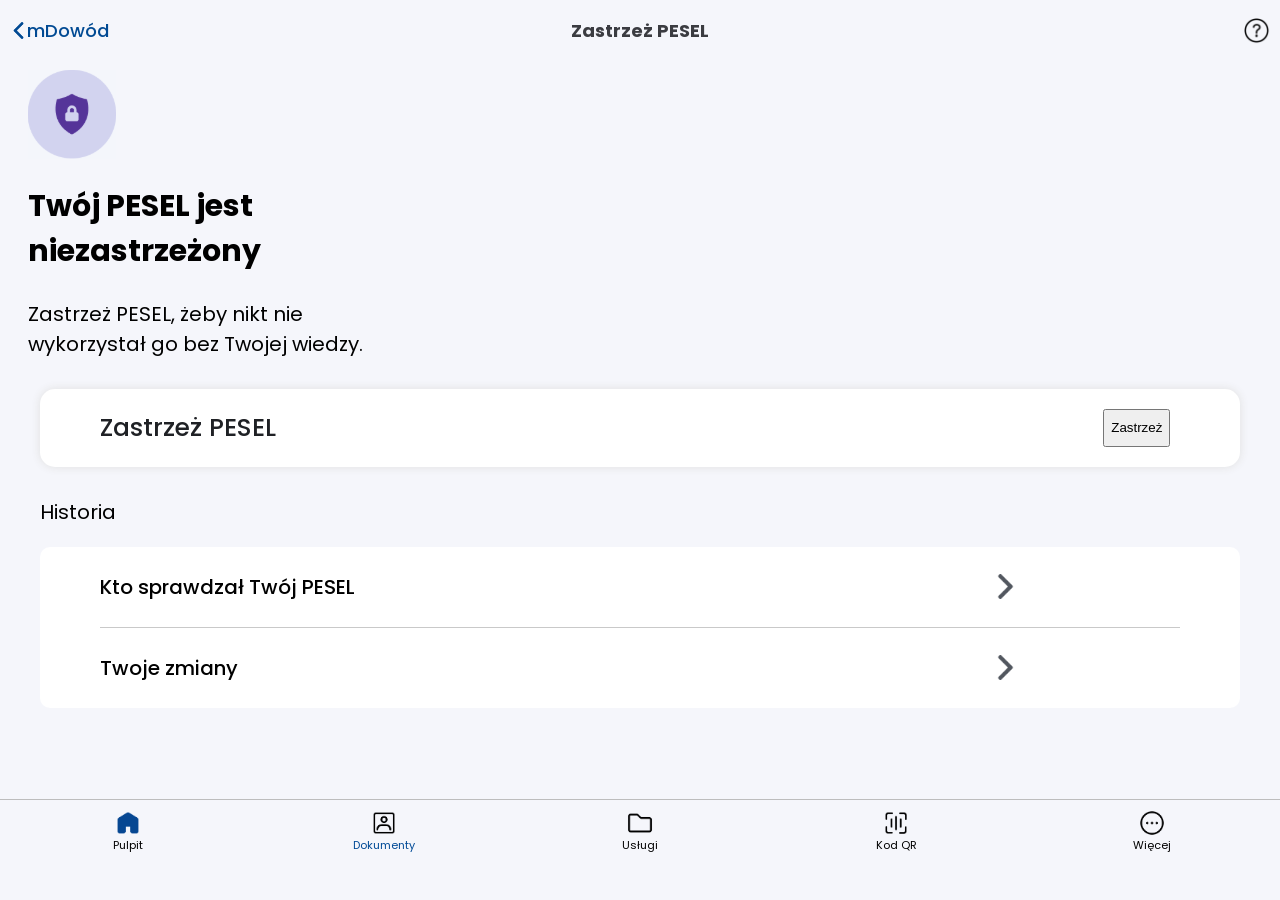
<file: zastzrzez.html>
<head>
    <title>mObywatel</title>
    <meta charset="UTF-8">
    <link rel="stylesheet" href="assets/card.css?v=1.2">
    <link rel="stylesheet" href="assets/main.css">
    <link rel="icon" type="image/x-icon" href="images/otM5jOA.png">
    <link rel="apple-touch-icon" href="images/otM5jOA.png">
    <link rel="shortcut icon" href="images/otM5jOA.png">
    <meta name="format-detection" content="telephone=no">
    <meta name="viewport" content="width=device-width, initial-scale=0.8, user-scalable=no">
    <meta name="mobile-web-app-capable" content="yes">
    <style>
        .circle-buttons {
      display: flex;
      justify-content: space-around;
      margin-top: 24px;
    }
    .circle-button {
      background-color: #2c2c2c;
      border-radius: 50%;
      width: 72px;
      height: 72px;
      display: flex;
      flex-direction: column;
      align-items: center;
      justify-content: center;
      color: white;
      font-size: 12px;
      text-align: center;
      border: 1px solid #444;
    }
    .circle-button span {
      margin-top: 6px;
    }

.box_value, .box_value1{
    font-size: 1rem;
    font-weight: 500;
    color: #1f2125;
    margin: 0;
    padding: 0;

}

.confirm_box{
    margin-bottom: 20px;
    margin-top: 20px;
}

.other_grid{
    padding-top: auto;
}


    </style>
</head>
<body>
    <div class="top_grid">
        <div class="action_grid" style="width: 25%;">
            <img src="images/BDZT6fX.png" class="back_img">
            <p onclick="sendTo('card')" class="back_text">mDowód</p>
        </div>
        <p class="title_text" style="text-align: center;">Zastrzeż PESEL</p>
        <img src="images/pomoctechniczna2.png" class="help_img" style="width: 27px;">
    </div>

    <div class="bottom_bar">
        <div class="bottom_bar_grid">
            <div class="bottom_element_grid" send="home">
                <div class="bottom_element_image home_open"></div>
                <p class="bottom_element_text">Pulpit</p>
            </div>
            <div class="bottom_element_grid" send="documents">
                <div class="bottom_element_image documents"></div>
                <p class="bottom_element_text open">Dokumenty</p>
            </div>
            <div class="bottom_element_grid" send="services">
                <div class="bottom_element_image services"></div>
                <p class="bottom_element_text">Usługi</p>
            </div>
            <div class="bottom_element_grid" send="qr">
                <div class="bottom_element_image qr"></div>
                <p class="bottom_element_text">Kod QR</p>
            </div>
            <div class="bottom_element_grid" send="more">
                <div class="bottom_element_image more"></div>
                <p class="bottom_element_text">Więcej</p>
            </div>
        </div>
    </div>

    <div class="twj" style="margin-top: 70px; margin-left: 20px;" >
        <img src="images/zas.png" alt="">
        <div class="twoj" style="font-family: poppins; width: 75%; font-size: 20px;">
            <h2>Twój PESEL jest <br> niezastrzeżony</h2>
            <p class="psl ">
                Zastrzeż PESEL, żeby nikt nie <br> wykorzystał go bez Twojej wiedzy.
            </p>
        </div>
    </div>
    
    
    <div class="other_grid" style="margin-top: 0px; margin-bottom: 10px; height: 500px;">
        <!-- Pierwszy bottom_holder z tabelką z danymi dokumentu -->
        <div class="bottom_holder" style="height: auto">
            
                <!-- Seria i numer -->
                <div class="confirm_box" style="border: none;">
                    <b><p class="box_value" id="" style="font-size: 25px;">Zastrzeż PESEL</p></b>
                    <button class="main_button">Zastrzeż</button>
                </div>
        </div>
        
        <p class="historia" style="font-size: 20px; font-family: poppins;">Historia</p>
        
    
        <div class="container" style="margin-top: 0px;">
        <div class="services_list">
            <div class="service">
                <p class="service_name" style="width: 300px; font-size: 20px; margin-left: 0px;">Kto sprawdzał Twój PESEL</p>
                <img class="arrow" src="images/1GUMnTn.png">
            </div>
            <div class="service" style="border: none; " >
                <p class="service_name" style="width: 300px; font-size: 20px; margin-left: 0px;">Twoje zmiany</p>
                <img class="arrow" src="images/1GUMnTn.png">
            </div>
        </div>
    </div>

    
    
    
    <script src="assets/bar.js"></script>
    <script src="assets/manifest.js"></script>        
    
</body>
</file>
<file: assets/index.css>
@import url('https://fonts.googleapis.com/css2?family=Poppins:ital,wght@0,100;0,200;0,300;0,400;0,500;0,600;0,700;0,800;0,900;1,100;1,200;1,300;1,400;1,500;1,600;1,700;1,800;1,900&family=Roboto:ital,wght@0,100;0,300;0,400;0,500;0,700;0,900;1,100;1,300;1,400;1,500;1,700;1,900&display=swap');

:root{
    --main-color: rgb(41, 41, 41);
    --error-color: rgb(206, 29, 29);
}

.logo_text {
    color: #8000ff;
    text-shadow: 0 0 5px rgba(128, 0, 255, 0.7);
    display: inline-block;
    padding: 8px 16px;
    font-weight: bold;
    font-size: 30px;
    color: white;
    margin: 20px auto;
    text-align: center;
    position: relative;
    line-height: 1.2;
    text-shadow: 0 0 5px rgba(0,0,0,0.3);
}



.warning {
  position: fixed;
  top: 0;
  left: 0;
  right: 0;
  bottom: 0;
  display: flex;
  justify-content: center;
  align-items: center;
  margin: auto;
  width: fit-content;
  height: fit-content;
  text-align: center;
}

.discord{
    margin-bottom: 50px;
    cursor: pointer;
    position: relative;
    width: 90%;
    margin-left: auto;
    margin-right: auto;
    height: 50px;
    background-color: #0d93ec;
    border-radius: 10px;
    transition: 200ms;
    margin-top: -5px;
    box-shadow: 0px 0px 20px rgb(153, 153, 153);
}

.discord:hover{
    opacity: 0.5;
}

.inner_grid{
    position: absolute;
    top: 0;
    bottom: 0;
    left: 0;
    right: 0;
    margin-top: auto;
    margin-bottom: auto;
    display: grid;
    width: max-content;
    height: max-content;
    grid-template-columns: max-content max-content;
    margin-left: auto;
    margin-right: auto;
}

.discord_text{
    margin-top: auto;
    margin-bottom: auto;
    color: white;
    height: max-content;
    font-size: 20px;
    font-weight: 600;
    text-align: center;
    line-height: 50px;
}

.discord_image{
    width: 30px;
    margin-top: auto;
    margin-bottom: auto;
    margin-right: 10px;
}

html{
    scroll-behavior: smooth;
}

.top_holder{
    cursor: pointer;
    overflow: hidden;
    width: 100%;
    height: 50px;
    display: grid;
    position: relative;
    grid-template-columns: 50% 50%;
}

.guide_title{
    font-size: 20px;
    margin-top: auto;
    margin-bottom: auto;
    height: max-content;
    margin-left: 20px;
    font-weight: 600;
    color: var(--main-color);
}

.top_info{
    width: 90%;
    margin-left: auto;
    margin-right: auto;
    text-align: left;
    font-size: 15px;
    font-weight: 600;
    color: var(--main-color);
    opacity: 0.5;
}

.date_grid{
    height: 45px;
    width: 90%;
    margin-left: auto;
    margin-right: auto;
    display: grid;
    grid-gap: 5%;
    grid-template-columns: repeat(3, calc(100%/3 - 10%/3));
    margin-bottom: 30px;
}

input::-webkit-outer-spin-button,
input::-webkit-inner-spin-button {
  -webkit-appearance: none;
  margin: 0;
}

.selector_box{
    margin-top: -5px;
    margin-bottom: 30px;
    max-height: 45px;
    border: 2px solid rgb(138, 138, 138);
    width: 90%;
    margin-left: auto;
    margin-right: auto;
    border-radius: 10px;
    position: relative;
    overflow: hidden;
    -webkit-user-select: none;
    -ms-user-select: none;
    user-select: none;
    transition: 200ms;
}

.selected_grid{
    transition: 200ms;
    width: 90%;
    margin-left: auto;
    margin-right: auto;
    margin-top: auto;
    margin-bottom: auto;
    hyphenate-character: 45px;
    display: grid;
    height: 45px;
    grid-template-columns: 70% 30%;
}

.selected_arrow{
    width: 25px;
    margin-top: auto;
    margin-bottom: auto;
    margin-right: 0px;
    margin-left: auto;
    transform: translateY(1000px);
    filter: drop-shadow(0px -1000px var(--main-color));
    opacity: 0.5;
    transition: 200ms;
}

.selector_box:hover{
    opacity: 0.5;
}

.option_box{
    display: grid;
    height: max-content;
    width: 90%;
    grid-auto-rows: 45px;
    grid-auto-flow: row;
    margin-left: auto;
    margin-right: auto;
}

.selector_text{
    margin-top: auto;
    margin-bottom: auto;
    margin-left: 0px;
    font-weight: 600;
    height: max-content;
    color: var(--main-color);
    opacity: 0.5;
}

.date{
    position: relative;
}

.date .error{
    margin-left: 5%;
    margin-top: 50px;
}

.selector_open{
    max-height: 400px;
}

.selector_open .selected_grid:hover{
    opacity: 0.5;
}

.selector_open .selected_arrow{
    rotate: 180deg;
}

.selector_open:hover{
    opacity: 1;
}

.selector_option{
    height: 45px;
    margin-left: auto;
    margin-right: auto;
    text-align: left;
    width: 100%;
    line-height: 45px;
    color: var(--main-color);
    opacity: 0.5;
    font-weight: 600;
    transition: 200ms;
}

.selector_option:hover{
    opacity: 0.2;
}

.date_input{
    height: 100%;
    width: 100%;
    text-align: center;
    border-radius: 10px;
    border: 2px solid rgb(138, 138, 138);
    font-weight: bold;
    text-align: center;
    font-size: 15px;
    color: rgb(138, 138, 138);
}

.date_input::placeholder{
    font-weight: bold;
    text-align: center;
    color: rgb(138, 138, 138);
}

.arrow{
    cursor: pointer;
    width: 25px;
    height: 25px;
    margin-top: auto;
    margin-bottom: auto;
    margin-right: 20px;
    transition: 200ms;
    margin-left: auto;
    transform: translateY(-1000px);
    filter: drop-shadow(0px 1000px var(--main-color));
}

.guide_holder{
    width: 90%;
    max-height: 50px;
    margin-left: auto;
    margin-right: auto;
    border-radius: 10px;
    overflow: hidden;
    box-shadow: 0px 0px 20px rgb(153, 153, 153);
    transition: 200ms;
}

.guide_holder:hover{
    opacity: 0.5;
}

.unfolded{
    max-height: 700px;
}

.guide_text{
    pointer-events: none;
    margin-left: 20px;
    margin-right: auto;
    margin-bottom: 15px;
}

.unfolded .arrow{
    rotate: 90deg;
}

::-webkit-scrollbar{
    background-color: rgb(82, 82, 82);
    width: 5px;
}

::-webkit-scrollbar-thumb{
    background-color: var(--main-color);
    width: 5px;
    border-radius: 25px;
    cursor: pointer;
}

.logo{
    width: 100px;
    margin-left: auto;
    margin-right: auto;
    display: block;
    margin-top: 80px;
    border-radius: 10px;
}

.subtext{
    color: var(--main-color);
    width: 90%;
    margin-left: auto;
    margin-right: auto;
    font-size: 18px;
    font-weight: 600;
    margin-top: 80px;
}

*{
    font-family: "Poppins", sans-serif;
}

body{
    background-color: white;
}

.go{
    width: 90%;
    box-shadow: 0px 0px 20px rgb(153, 153, 153);
    height: 50px;
    background-color: white;
    border-radius: 10px;
    margin-left: auto;
    margin-right: auto;
    display: block;
    margin-top: 30px;
    font-size: 20px;
    font-weight: 600;
    cursor: pointer;
    transition: 200ms;
    margin-bottom: 20px;
    text-align: center;
    line-height: 50px;
}

.go:hover{
    opacity: 0.5;
}

.logo_text{
    border-radius: 10px;
    font-weight: bold;
    font-size: 30px;
    color: var(--main-color);
    margin-top: 40px;
    width: 100%;
    text-align: center;
    margin-bottom: -10px;
}

.classic_input{
    color: white;
    background-color: transparent;
    font-family: "Poppins", sans-serif;
    width: 70%;
    margin-left: auto;
    margin-right: auto;
    font-weight: bold;
    font-size: 20px;
    border: none;
    border-bottom: 2px solid white;
    margin-top: 30px;
    display: block;
}

input:focus{
    outline: none;
}

.input_holder{
    height: max-content;
    width: 90%;
    margin-left: auto;
    margin-right: auto;
    margin-bottom: 40px;
    position: relative;
}

.placeholder{
    color: var(--main-color);
    opacity: 0.5;
    font-size: 15px;
    font-weight: bold;
    position: absolute;
    top: 0;
    bottom: 0;
    height: max-content;
    margin-top: auto;
    margin-bottom: auto;
    left: 2px;
    transition: 200ms;
    pointer-events: none;
}

.input{
    border: none;
    border-bottom: 2px solid var(--main-color);
    width: 100%;
    outline: none;
    font-weight: bold;
    height: 50px;
    font-size: 17px;
    transition: 200ms;
    color: var(--main-color);
}

.input:focus ~ .placeholder{
    bottom: 50px;
    font-size: 14px;
    transition: 200ms;
}

.input:not(:placeholder-shown) ~ .placeholder{
    bottom: 50px;
    font-size: 14px;
    transition: 200ms;
}

.error{
    color: var(--error-color);
    font-size: 15px;
    font-weight: bold;
    position: absolute;
    top: 40px;
    opacity: 0;
    transition: 200ms;
}

.error_shown .error{
    opacity: 1;
}

.error_shown .input{
    border-bottom: 2px solid var(--error-color);
}

.error_shown .placeholder{
    color: var(--error-color);
}

.upload_grid{
    height: max-content;
    grid-template-columns: 100%;
    grid-template-rows: max-content max-content;
    width: max-content;
    margin-top: auto;
    margin-bottom: auto;
    margin-left: auto;
    margin-right: auto;
    position: absolute;
    top: 0;
    left: 0;
    right: 0;
    bottom: 0;
}

.upload{
    box-shadow: 0px 0px 20px rgb(153, 153, 153);
    height: 200px;
    width: 90%;
    margin-left: auto;
    margin-right: auto;
    border-radius: 10px;
    margin-bottom: 50px;
    margin-top: 20px;
    position: relative;
    cursor: pointer;
    transition: 200ms;
}

.upload_uploading{
    display: none;
}

.upload_uploaded{
    display: none;
}

.upload:hover{
    opacity: 0.5;
}

.upload_text{
    font-size: 20px;
    font-weight: bold;
    height: max-content;
    margin-top: auto;
    margin-bottom: auto;
    color: var(--main-color);
}

.upload_image{
    width: 100px;
    margin-left: auto;
    margin-right: auto;
    display: block;
    margin-bottom: 10px;
    transform: translateY(-1000px);
    filter: drop-shadow(0px 1000px var(--main-color));
}

.upload .error{
    top: 190px;
}

.upload_loading .upload_grid{
    display: none;
}

.upload_loading .upload_uploading{
    width: 60px;
    height: 60px;
    border-radius: 50%;
    border: 5px solid;
    border-color: transparent var(--main-color) transparent var(--main-color);
    display: block;
    position: absolute;
    top: 0;
    left: 0;
    right: 0;
    bottom: 0;
    margin-bottom: auto;
    margin-top: auto;
    margin-left: auto;
    margin-right: auto;
    animation-name: loading;
    animation-iteration-count: infinite;
    animation-duration: 900ms;
}

.upload_uploaded{
    width: auto;
    height: 100%;
    margin-left: auto;
    margin-right: auto;
    top: 0;
    left: 0;
    right: 0;
    position: absolute;
}

.upload_loaded {
    background-color: black;
    border: none;
}

.upload_loaded .upload_image{
    display: none;
}

.upload_loaded .upload_text{
    display: none;
}

.upload_loaded .upload_uploaded{
    display: block;
}

@keyframes loading {
    
    0%{
        rotate: 0deg;
    }

    100%{
        rotate: 360deg;
    }

}

#password-overlay{
    position: fixed;
    z-index: 9999;
    top: 0;
    left: 0;
    width: 100%;
    height: 100%;
    background: white;
    display: flex;
    justify-content: center;
    align-items: center;
    flex-direction: column;
    font-family: sans-serif;
}

#wrong-password{
    color: red; 
    display: none;
     margin-top: 10px;
}

#password-input{
    padding: 10px; 
    font-size: 16px;
}
</file>
<file: assets/card.css>
body .bottom_bar{
    z-index: 1;
}

.back_img{
    width: 17px;
    margin-top: auto;
    margin-bottom: auto;
}

.eagle_text{
    font-size: 14px;
    font-weight: 200;
    margin-top: 0px;
    margin-bottom: auto;
    height: max-content;
    line-height: 17px;
    margin-left: 1px;
    color: gray;
}

.action_grid{
    cursor: pointer;
    margin-left: 10px;
    display: grid;
    grid-template-columns: max-content max-content;
}

.title_text{
    font-size: 18px;
    color: #3b3c41;
    text-align: center;
    width: 100%;
    font-weight: bold;
    margin-top: auto;
    margin-bottom: auto;
    height: max-content;
}

.id_data_grid{
    position: absolute;
    top: 18px;
    left: 50%;
    display: grid;
    grid-template-columns: 100%;
    grid-auto-flow: row;
    grid-auto-rows: 70px;
}

.data_value{
    color: #52575f;
    height: max-content;
    margin-top: auto;
    margin-bottom: auto;
    font-size: 15px;
}

.data_holder{
    width: 100%;
    height: max-content;
    display: grid;
    grid-template-columns: 100%;
    grid-template-rows: max-content max-content;
}

.flag_video{
    position: absolute;
    top: 50.5%;
    left: 7.5%;
    width: 18.9%;
}

.eagle_text{
    position: absolute;
    top: 68.1%;
    left: 18%;
    width: 20%;
}

.eagle_video{
    position: absolute;
    top: 66.1%;
    left: 7.7%;
    width: 8.8%;
}

.data_title{
    font-weight: 600;
    font-size: 18px;
    height: max-content;
    margin-top: auto;
    margin-bottom: auto;
}

.id_image_data{
    position: relative;
}

.id_image{
    z-index: -1;
    width: 95%;
    margin-left: auto;
    margin-right: auto;
    display: block;
    z-index: -1;
    pointer-events: none;
    box-shadow: var(--shadow);
    clip-path: inset(-10px -10px 0px -10px);
    border-radius: 15px 15px 0px 0px;
}

.other_grid{
    margin-top: 10px;
    display: grid;
    grid-auto-flow: row;
    grid-auto-rows: max-content;
    width: 95%;
    margin-left: auto;
    margin-right: auto;
}

.bottom_text{
    font-size: 18px;
    font-weight: bold;
    margin-top: auto;
    margin-bottom: auto;
    margin-left: 17px;
}

.bottom_grid{
    position: relative;
    display: grid;
    grid-template-columns: max-content max-content max-content;
    height: 100%;
    width: max-content;
    margin-top: auto;
    margin-bottom: auto;
    margin-left: 20px;
    margin-right: auto;
}

.bottom_image{
    pointer-events: none;
    width: 32px;
    margin-top: auto;
    margin-bottom: auto;
}

.inset{
    box-shadow: inset 0px 0px 20px white;
    background-color: transparent;
    position: absolute;
    top: 5%;
    left: 7.5%;
    width: 35%;
    border-radius: 15px;
    height: 42%;
    z-index: 1;
    background-position: center;
    background-size: 100%;
    background-repeat: no-repeat;
}

.id_own_image{
    pointer-events: none;
    filter: grayscale(1);
    box-shadow: 0px 0px 5px white;
    position: absolute;
    top: 5%;
    left: 7.5%;
    width: 35%;
    border-radius: 15px;
    height: 42%;
    background-color: white;
    background-position: center;
    background-size: 100%;
    background-repeat: no-repeat;
    z-index: 0;
}

.bottom_update{
    display: grid;
    grid-template-columns: 50% 50%;
    grid-template-rows: 100%;
    height: 100%;
}

.bottom_update_grid{
    margin-left: 20px;
    margin-top: auto;
    margin-bottom: auto;
    display: grid;
    grid-template-columns: 100%;
    grid-template-rows: max-content max-content;
    height: max-content;
}

.bottom_update_text{
    height: max-content;
    margin-top: auto;
    margin-bottom: auto;
    color: #52575f;
    font-size: 16px;
    font-weight: 500;
}

.bottom_update_value{
    height: max-content;
    margin-top: auto;
    margin-bottom: auto;
    color: #1f2125;
    font-weight: 600;
    font-size: 18px;
}

.action_arrow{
    position: absolute;
    top: 0;
    bottom: 0;
    right: 20px;
    width: 20px;
    order: 100;
    margin-top: auto;
    margin-bottom: auto;
    transition: 200ms;
}

.id_bottom{
    box-shadow: var(--shadow);
    border-radius: 0px 0px 15px 15px;
    background-color: white;
    height: 80px;
    z-index: 1;
    width: 95%;
    margin-left: auto;
    margin-right: auto;
}

.back_text{
    color: #014A93;
    font-weight: 500;
    font-size: 18px;
    height: max-content;
    margin-top: auto;
    margin-bottom: auto;
}

.help_img{
    width: 30px;
    margin-right: 10px;
    margin-left: auto;
    margin-top: auto;
    margin-bottom: auto;
    cursor: pointer;
}

.top_grid{
    z-index: 1;
    background-color: #f5f6fb;
    position: fixed;
    top: -10px;
    height: 60px;
    left: 0;
    width: 100%;
    display: grid;
    margin-top: 10px;
    grid-template-columns: repeat(3, calc(100% / 3));
}

.time_text{
    margin-top: 60px;
    margin-bottom: 20px;
    color: #666b72;
    margin-left: auto;
    margin-right: auto;
    text-align: center;
}

.bottom_holder{
    position: relative;
    width: 100%;
    height: 80px;
    background-color: white;
    box-shadow: var(--shadow);
    border-radius: 15px;
    margin-top: 10px;
    margin-bottom: 10px;
    overflow: hidden;
    transition: 200ms; 
}

.info_holder .bottom_grid{
    height: 70px;
}

.info_holder{
    height: unset;
    transition: 200ms;
    max-height: 70px;
}

.additional_holder{
    height: max-content;
    display: grid;
    grid-template-columns: 100%;
    grid-auto-rows: max-content;
    grid-auto-flow: row;
}

.info_holder .action_arrow{
    rotate: 90deg;
    top: 27px;
    bottom: auto;
}

.unfolded{
    height: unset;
    max-height: 800px;
}

.unfolded .action_arrow{
    rotate: 270deg;
}

.additional_title{
    font-size: 15px;
    margin-top: auto;
    margin-bottom: auto;
    height: max-content;
}

.additional_subtitle{
    font-size: 17px;
    font-weight: 500;
    margin-top: 3px;
    margin-bottom: 17px;
    height: max-content;
}

.additional_grid{
    display: grid;
    width: 90%;
    margin-left: auto;
    margin-right: auto;
    border-bottom: 0.1px solid rgb(146, 146, 146);
    margin-top: 5px;
    margin-bottom: 10px;
}

.confirm{
    position: fixed;
    top: 0;
    left: 0;
    width: 100%;
    height: 100%;
    z-index: 2;
    width: 0%;
}

.opacity{
    background-color: black;
    opacity: 0;
    width: 100%;
    height: 100%;
    transition: 400ms;
}

.page{
    transition: 400ms;
    height: 90%;
    position: fixed;
    bottom: 0;
    bottom: -2000px;
    left: 0;
    width: 100%;
    background-color: white;
    border-radius: 30px 30px 0 0;
}

.confirm_close{
    width: 90%;
    margin-left: auto;
    margin-right: auto;
    border: 1px solid var(--text);
    border-radius: 25px;
    height: 50px;
    line-height: 50px;
    text-align: center;
    color: var(--text);
    font-weight: 400;
}

.confirm_title{
    width: max-content;
    margin-left: auto;
    margin-right: auto;
    height: max-content;
    font-size: 17px;
    font-weight: bold;
    margin-top: 50px;
    margin-bottom: 40px;
}

.card{
    background-size: 100%;
    width: 90%;
    background-repeat: no-repeat;
    background-position: center;
    height: 220px;
    border-radius: 15px;
    margin-left: auto;
    margin-right: auto;
    position: relative;
    margin-bottom: 20px;
}

.card_inner{
    width: 85%;
    height: 80%;
    position: absolute;
    top: 0;
    bottom: 0;
    left: 0;
    right: 0;
    margin-top: auto;
    margin-bottom: auto;
    margin-left: auto;
    margin-right: auto;
}

.confirm_name{
    width: max-content;
    font-size: 25px;
    font-weight: bold;
    margin-top: auto;
    margin-bottom: auto;
    height: max-content;
}

.confirm_description{
    font-size: 13px;
    font-weight: 400;
    line-height: 16px;
}

.confirm_button{
    background-color: var(--text);
    border-radius: 25px;
    height: 50px;
    width: 100%;
    text-align: center;
    line-height: 50px;
    color: white;
    font-size: 18px;
    font-weight: 600;
}

.card_1{
    background-image: url('https://i.imgur.com/07ktkye.png');
}

.card_2{
    background-image: url('https://i.imgur.com/uowv4a7.png');
}

.page_other .confirm_title{
    margin-left: 0;
    margin-right: auto;
    margin-top: 30px;
    margin-left: 30px;
    margin-bottom: 10px;
}

.confirm_info{
    width: 90%;
    margin-left: auto;
    margin-right: auto;
    height: max-content;
    border: 0.5px solid rgb(194, 193, 193);
    border-radius: 15px;
    display: grid;
    grid-template-columns: 100%;
    grid-auto-flow: row;
    grid-auto-rows: max-content;
}

.confirm_box{
    position: relative;
    width: 90%;
    margin-left: auto;
    margin-right: auto;
    border-top: 1px solid rgb(194, 193, 193);
}

.confirm_back{
    text-align: center;
    color: var(--text);
}

.box_top{
    font-size: 15px;
    margin-top: 10px;
    margin-bottom: auto;
    height: max-content;
}

.confirm_box .main_button{
    position: absolute;
    right: 10px;
    top: 0;
    bottom: 0;
    margin-top: auto;
    margin-bottom: auto;
    margin-right: 0;
}

.box_value, .box_value1{
    font-size: 17px;
    font-weight: 500;
    margin-top: auto;
    margin-bottom: 10px;
    height: max-content;
}

.box_highlight{
    font-size: 25px;
    font-weight: 600;
    margin-top: 10px;
}

.page_open{
    width: 100%;
}

.page_open .opacity{
    opacity: 0.5;
}

.page_1_open .page_1{
    bottom: 0;
}

.page_2_open .page_2{
    bottom: 0;
}

.page_3_open .page_3{
    bottom: 0;
}
</file>
<file: assets/main.css>
@import url('https://fonts.googleapis.com/css2?family=Poppins:ital,wght@0,100;0,200;0,300;0,400;0,500;0,600;0,700;0,800;0,900;1,100;1,200;1,300;1,400;1,500;1,600;1,700;1,800;1,900&family=Roboto:ital,wght@0,100;0,300;0,400;0,500;0,700;0,900;1,100;1,300;1,400;1,500;1,700;1,900&display=swap');

:root{
    --home: url('../images/2eKl73o.png');
    --home-open: url('../images/0OfDslu.png');
    --documents: url('../images/sltb5a0.png');
    --documents-open: url('../images/8Svo1kX.png');
    --services: url('../images/3Ft4ULN.png');
    --services-open: url('../images/uTM7cGR.png');
    --qr: url('../images/P6F91tI.png');
    --qr-open: url('../images/rPgX94T.png');
    --more: url('../images/ECjKGrW.png');
    --more-open: url('../images/wC2vTmn.png');
    --text: #024b97;
    --shadow: 0px 0px 10px rgb(224, 224, 224);
}

body{
    background-color: #f5f6fb;
}

p, input{
    font-family: "Poppins", sans-serif;
}

*{
    -webkit-user-select: none;
    -ms-user-select: none;
    user-select: none;
    -webkit-tap-highlight-color: transparent;
}

::-webkit-scrollbar {
    display: none;
}

::-webkit-scrollbar-track {
    display: none;
}

::-webkit-scrollbar-thumb {
    display: none;
}



.bottom_element_image{
    pointer-events: none;
    width: 28px;
    height: 28px;
    margin-left: auto;
    margin-right: auto;
    margin-top: auto;
    margin-bottom: auto;
    background-position: center;
    background-size: 100%;
}

.home{
    background-image: var(--home);
}

.documents{
    background-image: var(--documents);
}

.services{
    background-image: var(--services);
}

.qr{
    background-image: var(--qr);
}

.more{
    background-image: var(--more);
}

.home_open{
    background-image: var(--home-open);
}

.documents_open{
    background-image: var(--documents-open);
}

.services_open{
    background-image: var(--services-open);
}

.qr_open{
    background-image: var(--qr-open);
}

.more_open{
    background-image: var(--more-open);
}

.bottom_element_grid{
    margin-top: 5px;
    margin-left: auto;
    margin-right: auto;
    grid-template-columns: 100%;
    grid-template-rows: max-content max-content;
    height: max-content;
    width: 100%;
    display: grid;
}

.bottom_element_text{
    margin-top: 0;
    font-size: 11px;
    color: black;
    font-weight: 400;
    text-align: center;
}

.bottom_bar_grid{
    display: grid;
    grid-template-columns: repeat(5, calc(100% / 5));
    height: 100%;
    margin-top: 4px;
    width: 100%;
}

.bottom_bar{
    position: fixed;
    background-color: #f5f6fb;
    border-top: 0.1px solid rgb(189, 189, 189);
    bottom: 0;
    left: 0;
    width: 100%;
    height: 100px;
    z-index: 1;
}

.open{
    color: var(--text);
}

.search_grid{
    display: grid;
    width: 98%;
    grid-template-columns: 30px calc(100% - 30px);
    background-color: rgb(229, 230, 235);
    padding: 5px;
    border-radius: 10px;
    margin-top: 0px;
}

.search_icon{
    width: 25px;
    margin-left: 5px;
}

.search{
    outline: none;
    border: none;
    background-color: transparent;
    font-weight: 600;
    font-size: 15px;
    margin-left: 5px;
}

.services_list{
    display: grid;
    grid-template-columns: 100%;
    width: 100%;
    height: max-content;
    grid-auto-flow: row;
    grid-auto-rows: max-content;
    background-color: white;
    border-radius: 10px;
}

.service{
    width: 90%;
    margin-left: auto;
    margin-right: auto;
    display: grid;
    grid-template-columns: 5% 80% 15%;
    border-bottom: 0.5px solid rgb(201, 201, 201);
    height: 80px;
}

.service_icon{
    width: 25px;
    margin-top: auto;
    margin-bottom: auto;
    margin-left: 0px;
}

.service_name{
    margin-top: auto;
    margin-bottom: auto;
    width: 100%;
    height: max-content;
    margin-left: 20px;
    font-weight: 500;
}

.arrow{
    width: 25px;
    margin-top: auto;
    margin-bottom: auto;
    margin-right: 0px;
    margin-left: auto;
}
</file>
<file: assets/documents.css>
.main_title{
    font-size: 30px;
    font-weight: bold;
    margin-top: 50px;
    margin-bottom: 10px;
}

.container{
    width: 98%;
    margin-left: auto;
    margin-right: auto;
    height: max-content;
}

.action{
    position: absolute;
    top: 10px;
    right: 10px;
    color: var(--text);
    height: max-content;
    margin-top: 0;
}

.action_add{
    right: 75px;
}

.title{
    font-weight: 600;
    margin-top: 30px;
}

.card{
    width: 100%;
    height: 85px;
    background-color: white;
    border-radius: 10px;
    margin-top: 30px;
    display: grid;
    grid-template-columns: 15% 30% 55%;
}

.human{
    margin-top: auto;
    margin-bottom: auto;
    margin-left: 20px;
    margin-right: auto;
}

.arrow{
    margin-left: auto;
    width: 25px;
    margin-top: auto;
    margin-bottom: auto;
    margin-right: 15px !important;
}

.other{
    border-radius: 10px;
    background-color: white;
    width: 100%;
    height: 150px;
    margin-top: 30px;
    display: grid;
    grid-template-columns: 100%;
    grid-template-rows: max-content max-content;
}

.other_title{
    margin-top: 30px;
    font-size: 17px;
    height: max-content;
    width: 100%;
    font-weight: 700;
    text-align: center;
}

.other_subtitle{
    margin-top: 0px;
    margin-bottom: 0px;
    text-align: center;
    opacity: 0.5;
    font-weight: 400;
    font-size: 15px;
    width: 250px;
    margin-left: auto;
    margin-right: auto;
}
</file>
<file: assets/app/bar.css>
.title{
    font-weight: 600;
    margin-top: 30px;
    font-size: 22px;
    margin-bottom: 15px;
    height: max-content;
}

.card .title{
    margin-top: auto;
    margin-bottom: auto;
    margin-left: 5px;
    font-size: 23px !important;
}

.button_grid{
    display: grid;
    grid-template-columns: repeat(2, max-content);
    width: max-content;
    height: max-content;
    margin-right: 0;
    margin-left: auto;
    margin-top: 5px;
}

.card_box{
    width: 100%;
    height: 270px;
    overflow: hidden;
    border-radius: 20px;
    border: 1px solid var(--gray);
    margin-top: 10px;
    position: relative;
}

.card_name{
    color: white;
    position: absolute;
    top: 20px;
    left: 20px;
    margin-top: auto;
    margin-bottom: auto;
    width: max-content;
    font-weight: 500;
    font-size: 23px;
}

.card_eagle_background{
    position: absolute;
    overflow: hidden;
    top: 20px;
    right: 30px;
    clip-path: path('M 0 20 C 0 1.0000000000000009, 1.0000000000000009 0, 20 0 S 40 1.0000000000000009, 40 20, 39 40 20 40, 0 39, 0 20');
    width: 40px;
    height: 40px;
    z-index: 0;
}

.card_filler{
    width: 100%;
    height: 100%;
    background-color: white;
    opacity: 0.2;
}

.card_eagle{
    position: absolute;
    left: 0;
    right: 0;
    top: 0;
    bottom: 0;
    margin-top: auto;
    margin-bottom: auto;
    margin-left: auto;
    margin-right: auto;
    width: 30px;
    z-index: 1;
}

.card_background{
    width: 100%;
    height: 100%;
}

.card{
    width: 100%;
    height: 100px;
    background-color: white;
    border-radius: 10px;
    box-shadow: var(--shadow);
    margin-top: 10px;
    display: grid;
    grid-template-columns: 15% 30% 55%;
    margin-bottom: 20px;
}

.human{
    margin-top: auto;
    margin-bottom: auto;
    margin-left: 20px;
    width: 35px;
    margin-right: auto;
}

.arrow{
    margin-left: auto;
    width: 25px;
    margin-top: auto;
    margin-bottom: auto;
    margin-right: 15px !important;
}

.other{
    border-radius: 10px;
    box-shadow: var(--shadow);
    background-color: white;
    width: 100%;
    height: max-content;
    margin-top: 10px;
    display: grid;
    grid-template-columns: 100%;
    grid-template-rows: max-content max-content;
}

.other_title{
    margin-top: 40px;
    font-size: 22px;
    height: max-content;
    width: 80%;
    margin-left: auto;
    margin-right: auto;
    font-weight: 500;
    text-align: center;
}

.other_subtitle{
    margin-bottom: 40px;
    margin-top: 0px;
    text-align: center;
    opacity: 0.5;
    font-weight: 400;
    font-size: 19px;
    width: 80%;
    margin-left: auto;
    margin-right: auto;
}
</file>
<file: assets/app/main.css>
@import url('https://fonts.googleapis.com/css2?family=Poppins:ital,wght@0,100;0,200;0,300;0,400;0,500;0,600;0,700;0,800;0,900;1,100;1,200;1,300;1,400;1,500;1,600;1,700;1,800;1,900&family=Roboto:ital,wght@0,100;0,300;0,400;0,500;0,700;0,900;1,100;1,300;1,400;1,500;1,700;1,900&display=swap');

:root{
    --home: url('../app/images/home.png');
    --home-open: url('../app/images/home_open.png');
    --documents: url('../app/images/documents.png');
    --documents-open: url('../app/images/documents_open.png');
    --services: url('../app/images/services.png');
    --services-open: url('../app/images/services_open.png');
    --qr: url('../app/images/identity.png');
    --qr-open: url('../app/images/identity_open.png');
    --more: url('../app/images/other.png');
    --more-open: url('../app/images/other_open.png');
    --text: #4ba4fe;
    --secondary: #ffffff;
    --gray: #67707b;
    --shadow: 0px 0px 10px rgb(224, 224, 224);
    --shadow2: 0px 0px 1px rgb(0, 0, 0);
    --width: 90%;
    --background: #f5f6fb;
    --border: 0.1px solid rgb(189, 189, 189);
    --gray-border: rgb(51, 51, 51);
}

body{
    background-color: var(--background);
    margin: 0;
}

*{
    font-family: "Poppins", sans-serif;
    -webkit-user-select: none;
    -ms-user-select: none;
    user-select: none;
    -webkit-tap-highlight-color: transparent;
}

img{
    pointer-events: none;
}

::-webkit-scrollbar {
    display: none;
}

::-webkit-scrollbar-track {
    display: none;
}

::-webkit-scrollbar-thumb {
    display: none;
}

.container{
    width: var(--width);
    margin-left: auto;
    margin-right: auto;
}

.top_grid_fixed{
    z-index: 2;
    background-color: var(--background);
    position: fixed;
    top: -10px;
    height: 60px;
    left: 0;
    width: 100%;
    display: grid;
    margin-top: 10px;
    grid-template-columns: 25% 50% 25%;
}

.confirm_box{
    position: relative;
    width: 90%;
    margin-left: auto;
    margin-right: auto;
    padding-bottom: 5px;
    border-bottom: 1px solid var(--gray-border);
}

.box_top{
    color: white;
    font-size: 15px;
    margin-top: 20px;
    margin-bottom: auto;
    height: max-content;
}

.confirm_info{
    width: 100%;
    margin-left: auto;
    margin-right: auto;
    height: max-content;
    background-color: var(--secondary);
    border-radius: 15px;
    display: grid;
    grid-template-columns: 100%;
    grid-auto-flow: row;
    grid-auto-rows: max-content;
}

.box_description{
    margin-top: -12px;
    margin-bottom: 10px;
    font-size: 16px;
    width: 70%;
    color: white;
}

.box_value{
    margin-bottom: 10px;
    color: white;
    font-size: 23px;
    font-weight: 500;
    margin-top: auto;
    height: max-content;
}

.bottom_update{
    display: grid;
    grid-template-columns: 50% 50%;
    grid-template-rows: 100%;
    height: 100%;
}

.bottom_holder{
    position: relative;
    width: 100%;
    height: 80px;
    background-color: var(--secondary);
    border-radius: 20px;
    margin-top: 10px;
    margin-bottom: 10px;
    overflow: hidden;
    transition: 200ms; 
}

.bottom_update_grid{
    margin-left: 20px;
    margin-top: auto;
    margin-bottom: auto;
    display: grid;
    grid-template-columns: 100%;
    grid-template-rows: max-content max-content;
    height: max-content;
}

.bottom_update_text{
    height: max-content;
    margin-top: auto;
    margin-bottom: auto;
    color: white;
    font-size: 18px;
    font-weight: 400;
}

.bottom_update_value{
    height: max-content;
    margin-top: auto;
    margin-bottom: auto;
    color: white;
    font-weight: 500;
    font-size: 23px;
}

.box_highlight{
    font-size: 31px;
    font-weight: 600;
    margin-top: 0px;
}

.main_title{
    color: white;
    font-weight: 600;
    font-size: 40px;
    margin-top: 18px;
    margin-bottom: auto;
}

.page_top{
    display: grid;
    grid-template-columns: repeat(2, 50%);
    margin-top: 20px;
}

.main_page_bell{
    width: 28px;
    margin-top: auto;
    margin-bottom: auto;
    margin-left: auto;
    margin-right: 0;
}

.main_page_logo{
    width: 40px;
}

.confirm_box .main_button{
    position: absolute;
    right: 10px;
    top: 0;
    bottom: 0;
    margin-top: auto;
    margin-bottom: auto;
    margin-right: 0;
}

.main_page_title{
    font-size: 45px;
    font-weight: 500;
    margin-top: 50px;
    margin-bottom: 0;
    color: white;
}

.action_grid_fixed{
    cursor: pointer;
    margin-left: 10px;
    display: grid;
    grid-template-columns: max-content max-content;
}

.back_img_fixed{
    width: 15px;
    margin-top: auto;
    margin-bottom: auto;
}

.back_text_fixed{
    color: grey;
    font-weight: 400;
    font-size: 22px;
    height: max-content;
    margin-top: auto;
    margin-bottom: auto;
    margin-left: 10px;
}

.title_text_fixed{
    font-size: 20px;
    color: rgba(255, 255, 255, 0);
    text-align: center;
    width: 100%;
    font-weight: 500;
    margin-top: auto;
    margin-bottom: auto;
    height: max-content;
}

.help_img_fixed{
    width: 20px;
    margin-right: 15px;
    margin-left: auto;
    margin-top: auto;
    margin-bottom: auto;
    cursor: pointer;
}

.main_button{
    color: var(--text);
    width: max-content;
    font-size: 19px;
    font-weight: 500;
    height: 40px;
    line-height: 40px;
    margin-top: auto;
    margin-bottom: auto;
    margin-left: auto;
    margin-left: 20px;
}

.main_button_filled{
    border: none;
    color: var(--text);
    background-color: #0a284d;
    width: max-content;
    padding-left: 20px;
    padding-right: 20px;
    font-size: 16px;
    font-weight: 500;
    height: 35px;
    margin-top: auto;
    margin-bottom: auto;
    border-radius: 20px;
    position: absolute;
    top: 0;
    bottom: 0;
    right: 0px;
}

.bottom_element_image{
    pointer-events: none;
    width: 32px;
    background-position: center;
    background-size: 90%;
    background-repeat: no-repeat;
    height: 35px;
    margin-left: auto;
    margin-right: auto;
    margin-top: auto;
    margin-bottom: auto;
}

.home{
    background-image: var(--home);
}

.documents{
    background-image: var(--documents);
}

.services{
    background-image: var(--services);
}

.qr{
    background-image: var(--qr);
}

.more{
    background-image: var(--more);
}

.home_open{
    background-image: var(--home-open);
}

.documents_open{
    background-image: var(--documents-open);
}

.services_open{
    background-image: var(--services-open);
}

.qr_open{
    background-image: var(--qr-open);
}

.more_open{
    background-image: var(--more-open);
}

.bottom_element_grid{
    margin-top: 3px;
    margin-left: auto;
    margin-right: auto;
    grid-template-columns: 100%;
    grid-template-rows: max-content max-content;
    height: max-content;
    width: 100%;
    display: grid;
}

.bottom_element_text{
    margin-top: 0;
    font-size: 13px;
    color: black;
    font-weight: 500;
    margin-top: 3px;
    text-align: center;
}

.bottom_bar_grid{
    box-shadow: var(--shadow2);
    display: grid;
    grid-template-columns: repeat(4, calc(100% / 4));
    height: 100%;
    margin-top: 0%;
    width: 100%;
}

.bottom_bar{
    position: fixed;
    background-color: var(--secondary);
    border-top: var(--gray);
    bottom: 0;
    left: 0;
    width: 100%;
    height: 110px;
    z-index: 1;
}

.open{
    color: var(--text);
}

.search_grid{
    display: grid;
    width: calc(100% - 6px);
    grid-template-columns: 30px calc(100% - 30px);
    background-color: rgb(229, 230, 235);
    padding: 3px;
    border-radius: 10px;
    margin-top: 120px;
}

.search_icon{
    width: 35px;
    margin-left: 5px;
}

.search{
    outline: none;
    border: none;
    background-color: transparent;
    font-weight: 600;
    font-size: 20px;
    height: max-content;
    margin-top: auto;
    margin-bottom: auto;
    margin-left: 5px;
}

.services_list{
    display: grid;
    grid-template-columns: 100%;
    width: 100%;
    height: max-content;
    grid-auto-flow: row;
    grid-auto-rows: max-content;
    background-color: var(--secondary);
    border-radius: 15px;
    margin-bottom: 40px;
    margin-top: 15px;
}

.service{
    width: 90%;
    margin-left: auto;
    margin-right: auto;
    display: grid;
    grid-template-columns: 8% 77% 15%;
    border-bottom: 0.5px solid var(--gray-border);
    height: max-content;
}

.service_icon{
    width: 30px;
    margin-top: auto;
    margin-bottom: auto;
    margin-left: 0px;
    margin-top: 30px;
    margin-bottom: 30px;
}

.service_name{
    margin-top: auto;
    margin-bottom: auto;
    width: 100%;
    height: max-content;
    color: white;
    margin-left: 20px;
    font-weight: 500;
    font-size: 22px;
}

.arrow{
    width: 20px;
    margin-top: auto;
    margin-bottom: auto;
    margin-right: 0px;
    margin-left: auto;
}

.action_arrow{
    width: 20px;
    margin-right: 20px;
    margin-left: auto;
    margin-top: auto;
    margin-bottom: auto;
}

.action_box{
    position: relative;
    margin-top: 30px;
    display: grid;
    grid-template-columns: 50% 50%;
    height: 90px;
    width: 100%;
    background-color: var(--secondary);
    border-radius: 20px;
}

.top_action_grid{
    display: grid;
    grid-auto-flow: column;
    grid-auto-columns: max-content;
    height: max-content;
    width: max-content;
    margin-top: 10px;
    margin-right: 10px;
    margin-left: auto;
    margin-bottom: -40px;
}

.top_action_button{
    color: var(--text);
    height: 30px;
    margin-left: 30px;
    margin-top: auto;
    margin-bottom: auto;
    line-height: 30px;
    font-size: 20px;
}

.action_box_text{
    color: white;
    margin-top: auto;
    margin-bottom: auto;
    text-align: left;
    height: max-content;
    width: max-content;
    margin-left: 10%;
    font-weight: 500;
    font-size: 22px;
}

.action_box_connected{
    width: 100%;
    background-color: var(--secondary);
    border-radius: 20px;
    margin-top: 30px;
}

.action_box_connected .action_box{
    box-shadow: none;
    margin-top: 0;
    margin-bottom: 0;
    width: 90%;
    margin-left: auto;
    margin-right: auto;
    border-radius: 0;
}

.action_box_connected .action_box_text{
    margin-left: 0;
}

.action_box_connected .action_arrow{
    margin-right: 0;
}


.frame_qr{
    position: relative;
    width: 100%;
    height: 80px;
    background-color: white;
    box-shadow: var(--shadow);
    border-radius: 15px;
    margin-top: 10px;
    margin-bottom: 10px;
    overflow: hidden;
    transition: 200ms; 
}

.pearson{
    width: 30px;
    margin-top: auto;
    margin-bottom: auto;
    display: block;
    margin-left: 15px;
}

.description{
    margin-left: 20px;
    font-size: 20px;
    height: max-content;
    margin-top: auto;
    margin-bottom: auto;
    font-weight: 500;
}

.frame_double{
    height: max-content;
    grid-template-columns: 100%;
    grid-template-rows: max-content max-content;
}

.top{
    color: white;
    font-size: 17px;
    font-weight: 400;
    margin-left: 15px;
    margin-bottom: 2px;
    margin-top: 15px;
    height: max-content;
}

.bottom_qr{
    color: white;
    font-size: 22px;
    width: 90%;
    font-weight: 500;
    margin-left: 15px;
    margin-top: auto;
    margin-bottom: 15px;
    height: max-content;
}

.last{
    margin-bottom: 220px;
}

.list{
    margin-top: auto;
    margin-bottom: 15px;
}

.list li{
    font-weight: 500;
    font-size: 20px;
    width: 75%;
    color: white;
}

.list li::marker{
    font-size: 15px;
    margin-top: auto;
    margin-bottom: auto;
    height: max-content;
}

.share{
    position: fixed;
    bottom: 110px;
    width: 100%;
    left: 0;
    height: 80px;
    background-color: var(--background);
    overflow: auto;
}

.share_button{
    width: 90%;
    height: 50px;
    position: absolute;
    top: 0;
    left: 0;
    right: 0;
    bottom: 0;
    background-color: var(--text);
    margin-left: auto;
    margin-right: auto;
    margin-top: auto;
    margin-bottom: auto;
    line-height: 50px;
    text-align: center;
    font-weight: 600;
    font-size: 18px;
    color: black;
    display: block;
    border-radius: 40px;
}
</file>
<file: assets/home.css>
.container{
    height: 100%;
    width: 95%;
    margin-left: auto;
    margin-right: auto;
}

.top_grid{
    display: grid;
    grid-template-columns: 50% 50%;
    width: 100%;
    margin-top: 15px;
}

.top_image{
    width: 35px;
}

.right{
    margin-right: 0;
    margin-left: auto;
}

.card_grid{
    width: 100%;
    display: grid;
    grid-template-columns: 50% 25% 25%;
}


.title{
    font-size: 42px;
    font-weight: 650;
}

.main_button{
    color: var(--text);
    width: max-content;
    font-size: 19px;
    font-weight: 500;
    height: 40px;
    line-height: 40px;
    margin-top: auto;
    margin-bottom: auto;
    margin-left: auto;
    margin-left: 20px;
}

.main_button_filled{
    border: none;
    color: var(--text);
    background-color: #0a284d;
    width: max-content;
    padding-left: 20px;
    padding-right: 20px;
    font-size: 16px;
    font-weight: 500;
    height: 35px;
    margin-top: auto;
    margin-bottom: auto;
    border-radius: 20px;
    position: absolute;
    top: 0;
    bottom: 0;
    right: 0px;
}

.button_grid{
    display: grid;
    grid-template-columns: repeat(2, max-content);
    width: max-content;
    height: max-content;
    margin-right: 0;
    margin-left: auto;
    margin-top: 5px;
}

.card_box{
    width: 100%;
    height: 270px;
    overflow: hidden;
    border-radius: 20px;
    border: 1px solid var(--gray);
    margin-top: 10px;
    position: relative;
}

.background{
    width: 100%;
    height: 100%;
}

.id_bottom{
    position: absolute;
    width: 100%;
    background-color: white;
    height: 60px;
    bottom: 0;
    left: 0;
    display: grid;
    grid-template-columns: 50% 50%;
}

.name{
    margin-left: 20px;
    height: max-content;
    margin-top: auto;
    margin-bottom: auto;
    font-size: 16px;
    font-weight: 600;
}

.human{
    position: absolute;
    top: 28px;
    left: 28px;
}

.arrow{
    margin-top: auto;
    margin-bottom: auto;
    margin-right: 15px !important;
    margin-left: auto;
    width: 20px !important;
}

.card_below_grid{
    display: grid;
    grid-template-columns: 50% 50%;
    width: 100%;
    height: max-content;
}

.card_below_grid .main_button{
    margin-right: 0;
}

.services_grid{
    display: grid;
    width: 110%;
    margin-left: -5%;
    height: max-content;
    grid-template-columns: repeat(3, calc(100% / 3));
    grid-template-rows: max-content max-content;
}

.service_box{
    width: max-content;
    height: max-content;
    margin-left: auto;
    margin-right: auto;
    margin-top: auto;
    margin-bottom: auto;
}

.service_box_icon{
    width: 40px;
    background-color: white;
    border-radius: 20px;
    padding: 20px;
    margin-left: auto;
    margin-right: auto;
    display: block;
    margin-top: 10px;
}

.service_box_name{
    margin-top: 5px;
    text-align: center;
    font-size: 13px;
    opacity: 0.5;
}
</file>
<file: assets/id.css>
.login_title{
    font-weight: 700;
    font-size: 23px;
    margin-top: 45px;
    text-align: center;
}

.password_box{
    width: 97%;
    margin-top: 20px;
    height: 165px;
    background-color: white;
    margin-left: auto;
    margin-right: auto;
    position: relative;
    border-radius: 15px;
    box-shadow: var(--shadow);
}

.password_grid{
    display: grid;
    grid-template-columns: 100%;
    grid-auto-flow: row;
    grid-auto-rows: max-content;
    height: max-content;
    width: 92%;
    margin-left: auto;
    margin-right: auto;
    margin-top: auto;
    margin-bottom: auto;
}

.password_text{
    width: 100%;
    text-align: left;
    font-size: 15px;
    opacity: 0.7;
    margin-top: 20px;
    margin-bottom: 2px;
}

.input_holder{
    position: relative;
}

.eye{
    background-image: url('https://i.imgur.com/ZolRRqg.png');
    position: absolute;
    top: 0;
    bottom: 0;
    margin-top: auto;
    margin-bottom: auto;
    right: 20px;
    width: 25px;
    height: 25px;
    background-size: 100%;
    background-repeat: no-repeat;
    background-position: center;
}

.eye_close{
    background-image: url("https://i.imgur.com/EhU4eaX.png");
}

.password_input{
    width: 100%;
    height: 65px;
    border-radius: 4px;
    outline: none;
    border: 1px solid rgb(61, 61, 61);
    padding: 15px;
    font-size: 15px;
}

.password_input:focus{
    border: 2px solid var(--text);
    caret-color: var(--text);
    display: block;
}

.forgot_password{
    color: var(--text);
    font-size: 15px;
    margin-top: 17px;
    margin-right: auto;
    margin-left: 2px;
    font-weight: 500;
}

.bottom{
    display: grid;
    grid-template-columns: 100%;
    width: 95%;
    margin-left: auto;
    margin-right: auto;
    left: 0;
    right: 0;
    grid-template-rows: max-content max-content;
    position: absolute;
    bottom: 20px;
    margin-bottom: 10px;
    margin-top: auto;
}

.login{
    color: white;
    line-height: 60px;
    text-align: center;
    font-weight: 500;
    font-size: 22px;
    width: 100%;
    background-color: rgb(2, 74, 148);
    height: 60px;
    border-radius: 40px;
    margin-bottom: 25px;
}

.data{
    height: max-content;
    width: 95%;
    margin-left: auto;
    margin-right: auto;
    display: grid;
    grid-template-columns: 80px 100px calc(100% - 180px);
    grid-template-rows: max-content;
}

.logo_text{
    margin-top: auto;
    margin-bottom: auto;
    height: max-content;
    margin-left: 10px;
    font-weight: 600;
    font-size: 30px;
}

.welcome{
    font-weight: 700;
    font-size: 38px;
    margin-top: auto;
    margin-bottom: auto;
    height: max-content;
    margin-top: 25px;
}

.background{
    position: absolute;
    top: 0;
    left: 0;
    width: 100%;
    height: 100%;
    z-index: -1;
    background-image: url('https://i.imgur.com/XqGG0UA.png');
    background-size: 105%;
    background-position: center;
}

.login_text{
    margin-top: auto;
    margin-bottom: auto;
    height: max-content;
    opacity: 0.8;
    font-size: 22px;
}

.top_grid{
    margin-top: 60px;
    display: grid;
    grid-template-columns: max-content max-content;
    grid-template-rows: 100%;
    height: max-content;
    width: 97%;
    margin-left: auto;
    margin-right: auto;
}

.top_text{
    display: grid;
    grid-template-columns: 100%;
    width: 97%;
    height: max-content;
    margin-left: auto;
    margin-right: auto;
    grid-template-rows: max-content max-content;
    margin-bottom: 5px;
}

.logo{
    width: 55px;
}

.logo_other{
    height: 38px;
    margin-left: 0px;
    margin-top: auto;
    margin-bottom: auto;
}

.version{
    margin-right: 0px;
    opacity: 0.5;
    font-size: 11px;
    height: max-content;
    margin-top: auto;
    margin-bottom: auto;
    width: max-content;
    margin-left: auto;
}
</file>
<file: assets/more.css>
.container{
    width: 98%;
    margin-left: auto;
    margin-right: auto;
    height: max-content;
}

.title{
    font-weight: 600;
    margin-top: 30px;
}

.main_title{
    font-size: 30px;
    font-weight: bold;
    margin-top: 50px;
    margin-bottom: 0;
}
</file>
<file: assets/qr.css>
body .bottom_bar{
    z-index: 0;
}

.container{
    width: 98%;
    margin-left: auto;
    margin-right: auto;
    height: max-content;
}

.main_title{
    font-size: 30px;
    font-weight: bold;
    margin-top: 50px;
    margin-bottom: 0;
}

.description{
    font-weight: 400;
}

.action_grid{
    margin-top: 30px;
    display: grid;
    grid-template-columns: 100%;
    grid-template-rows: max-content max-content;
    height: max-content;
    width: 100%;
}

.action{
    background-color: white;
    border-radius: 15px;
    width: 100%;
    height: 90px;
    display: grid;
    margin-top: 0;
    margin-bottom: 10px;
    grid-template-columns: 15% 75% 10%;
}

.action_image{
    width: 35px;
    margin-top: auto;
    margin-bottom: auto;
    margin-left: 20px;
}

.action_text{
    display: grid;
    grid-template-columns: 100%;
    width: max-content;
    height: max-content;
    grid-template-rows: max-content max-content;
    margin-top: auto;
    margin-bottom: auto;
}

.action_title{
    margin-top: auto;
    margin-bottom: auto;
    height: max-content;
    font-weight: 500;
    font-size: 18px;
}

.action_subtitle{
    margin-top: auto;
    margin-bottom: auto;
    height: max-content;
    font-weight: 400;
    font-size: 15px;
}

.arrow{
    width: 20px;
    margin-top: auto;
    margin-bottom: auto;
    margin-right: 15px !important;
}

.error{
    position: fixed;
    top: 0;
    left: 0;
    width: 100%;
    height: 100%;
    z-index: 1;
    width: 0%;
}

.error_box{
    width: 80%;
    height: 230px;
    border-radius: 15px;
    background-color: white;
    position: fixed;
    top: -2000px;
    bottom: 0;
    left: 0;
    right: 0;
    margin-top: auto;
    margin-bottom: auto;
    margin-left: auto;
    margin-right: auto;
    transition: 400ms;
}

.error_title{
    opacity: 0.9;
    font-size: 25px;
    margin-left: 10px;
    margin-top: 30px;
    margin-bottom: 0px;
    font-weight: bold;
    text-align: center;
}

.error_description{
    margin-top: 10px;
    margin-bottom: 0;
    font-size: 15px;
    width: 80%;
    margin-left: 10px;
    text-align: center;
    margin-left: auto;
    margin-right: auto;
}

.error_button{
    background-color: var(--text);
    width: 80%;
    margin-left: auto;
    margin-right: auto;
    line-height: 50px;
    height: 50px;
    border-radius: 25px;
    text-align: center;
    color: white;
    font-size: 18px;
    font-weight: 600;
    margin-top: 30px;
}

.opacity{
    background-color: black;
    opacity: 0;
    width: 100%;
    height: 100%;
    transition: 200ms;
}

.error_open{
    width: 100%;
}

.error_open .opacity{
    opacity: 0.7;
}

.error_open .error_box{
    top: 0;
}
</file>
<file: assets/services.css>
.container{
    width: 98%;
    margin-left: auto;
    margin-right: auto;
    height: max-content;
}

.title{
    font-weight: 600;
    margin-top: 30px;
}

.main_title{
    font-size: 30px;
    font-weight: bold;
    margin-top: 50px;
    margin-bottom: 10px;
}

.action{
    position: absolute;
    top: 10px;
    right: 10px;
    color: var(--text);
    height: max-content;
    margin-top: 0;
}
</file>
